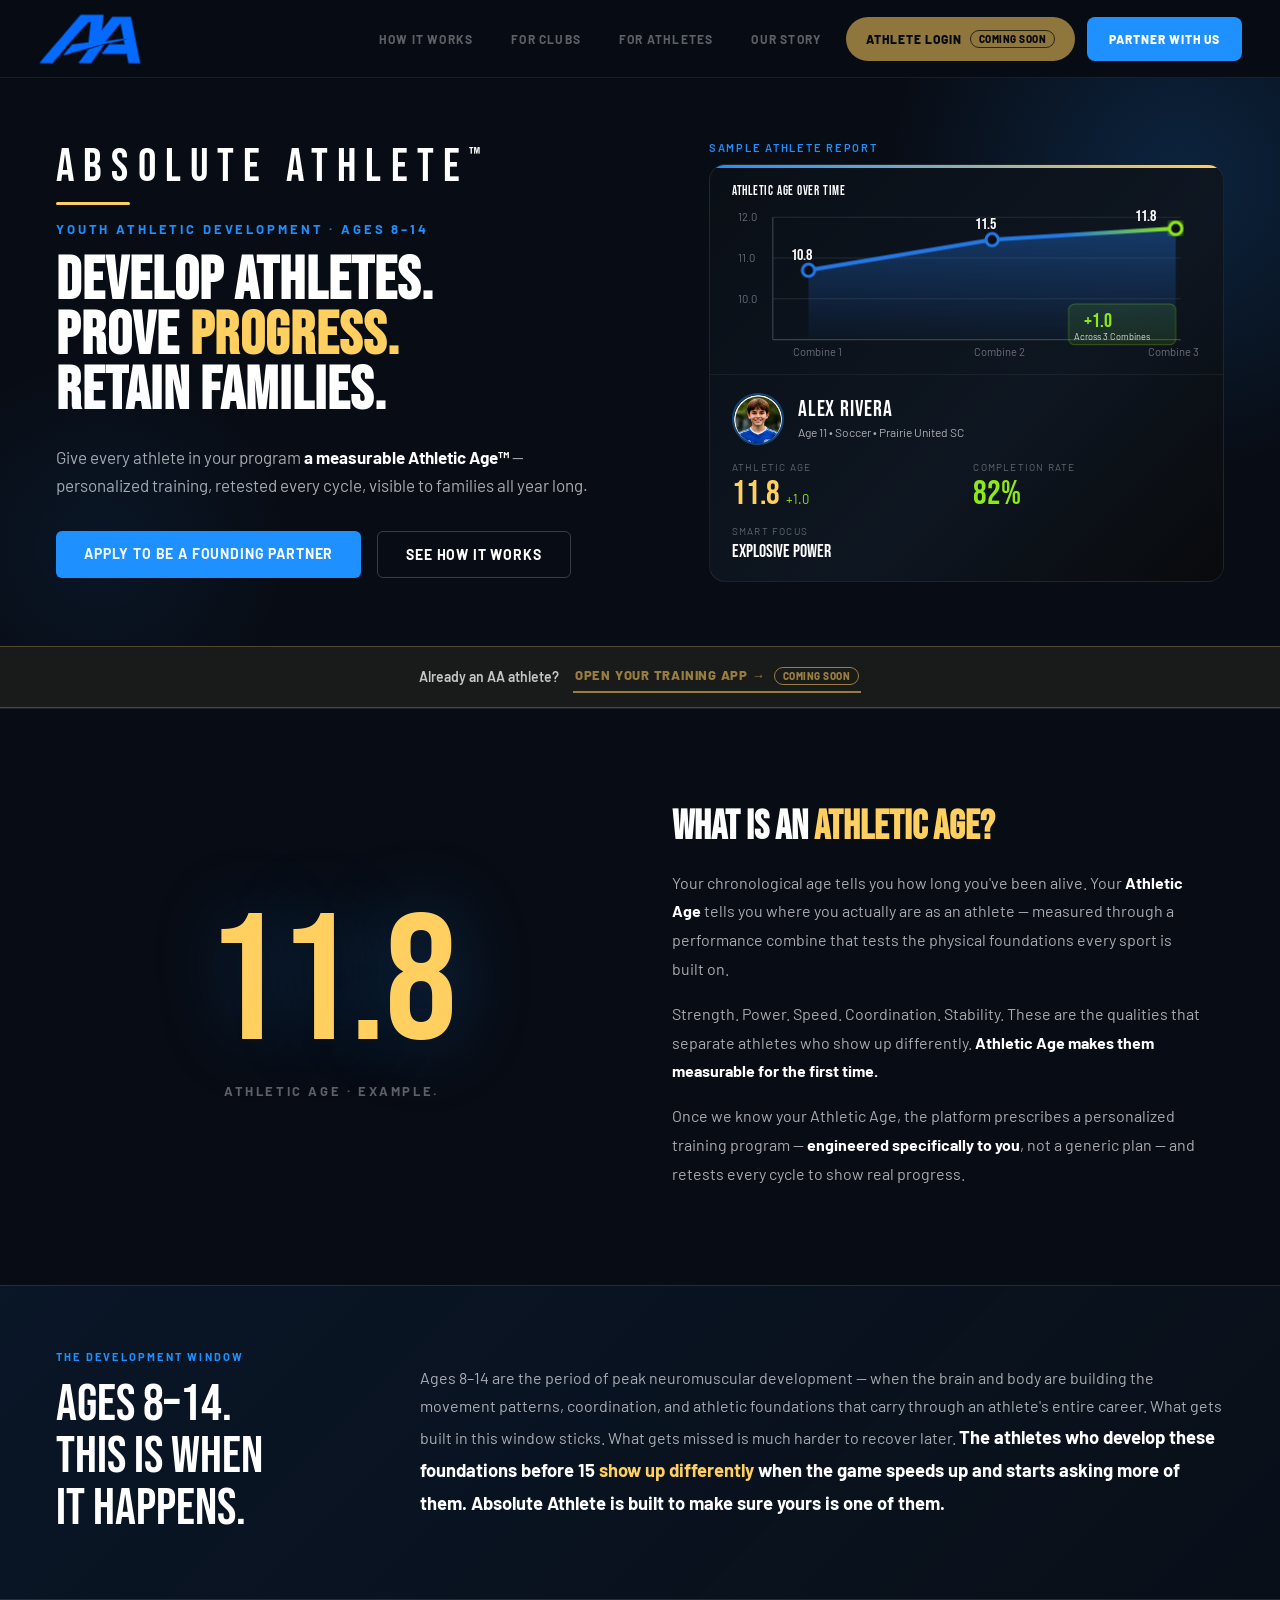
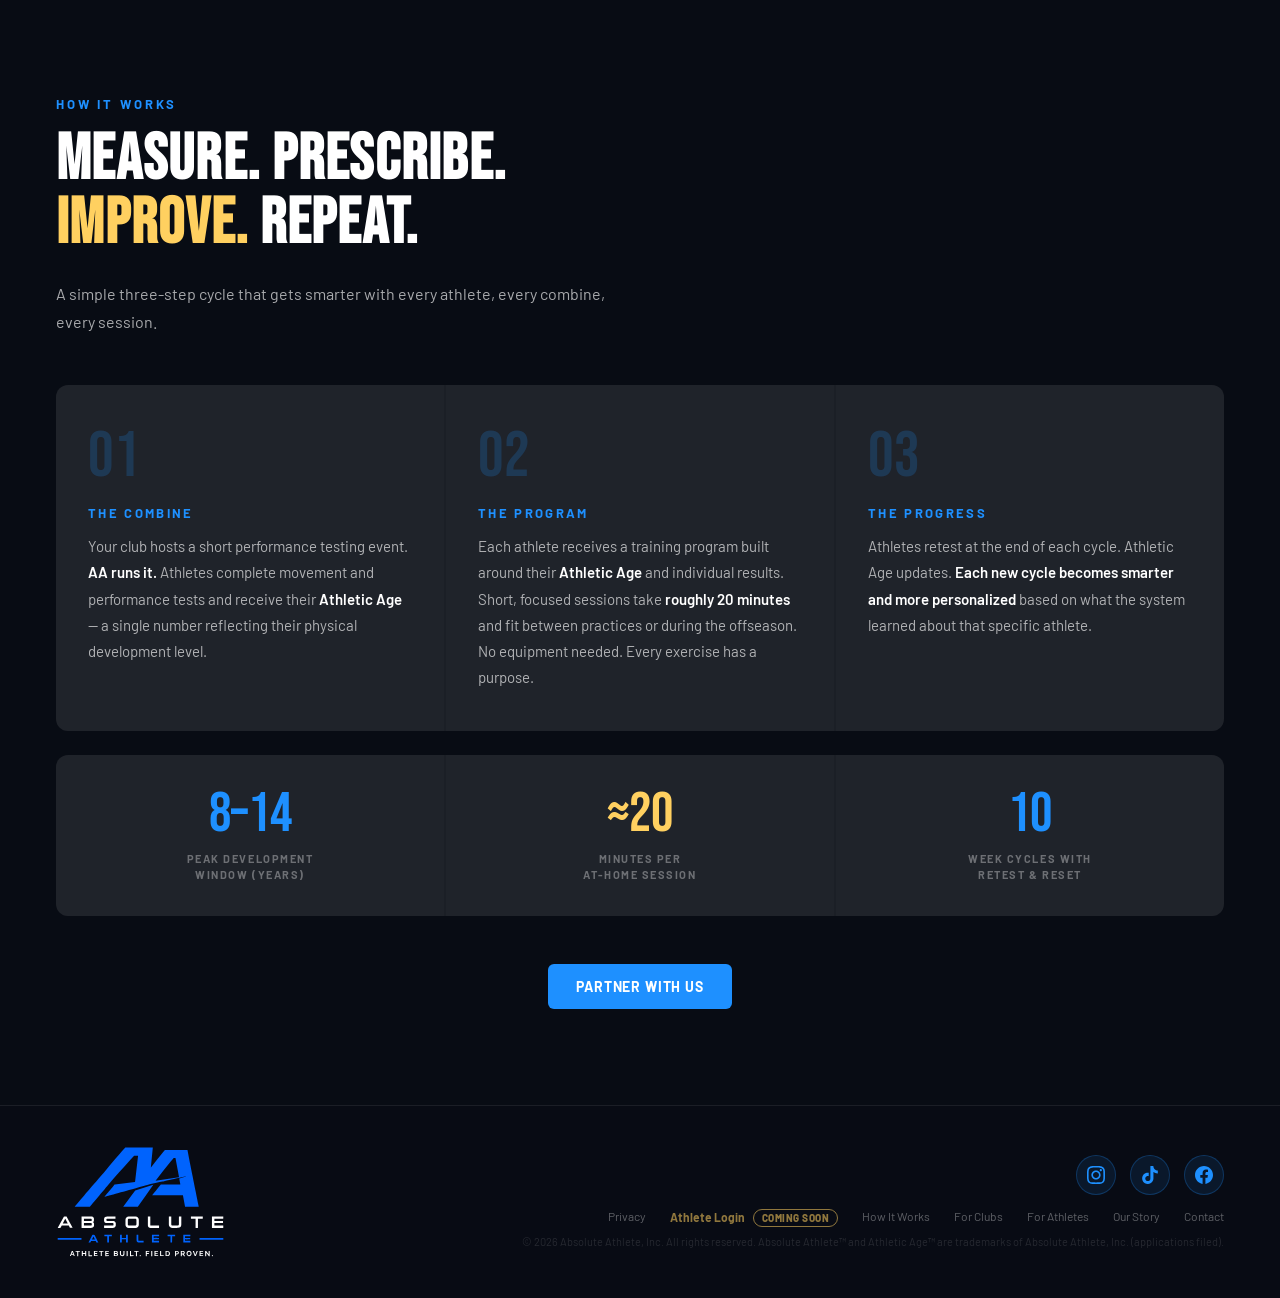
<file: index.html>
<!DOCTYPE html>
<html lang="en">
<head>
<meta charset="UTF-8">
<meta name="viewport" content="width=device-width, initial-scale=1.0, viewport-fit=cover">
<meta name="theme-color" content="#080c14">
<link rel="icon" type="image/svg+xml" href="favicon.svg">
<link rel="canonical" href="https://myabsoluteathlete.com/">
<meta property="og:type" content="website">
<meta property="og:site_name" content="Absolute Athlete">
<meta property="og:title" content="Absolute Athlete · Youth Athletic Development">
<meta property="og:description" content="Every athlete gets a measurable Athletic Age — personalized training, retested every cycle. Built by a sports chiropractor and his two D1 sons. Ages 8–14.">
<meta property="og:url" content="https://myabsoluteathlete.com/">
<meta property="og:image" content="https://myabsoluteathlete.com/og-image.png">
<meta property="og:image:width" content="1200">
<meta property="og:image:height" content="630">
<meta name="twitter:card" content="summary_large_image">
<meta name="twitter:image" content="https://myabsoluteathlete.com/og-image.png">
<meta name="twitter:title" content="Absolute Athlete · Youth Athletic Development">
<meta name="twitter:description" content="Every athlete gets a measurable Athletic Age — personalized training, retested every cycle. Ages 8–14.">
<title>Absolute Athlete · Youth Athletic Development</title>
<meta name="description" content="Absolute Athlete helps clubs measure Athletic Age, prescribe personalized training, and prove youth athlete progress every cycle.">
<link rel="preconnect" href="https://fonts.googleapis.com">
<link rel="preconnect" href="https://fonts.gstatic.com" crossorigin>
<link href="https://fonts.googleapis.com/css2?family=Bebas+Neue&family=Barlow:ital,wght@0,400;0,600;0,700;1,400&display=swap" rel="stylesheet">
<link rel="stylesheet" href="styles.css">
</head>
<body>

<!-- NAV -->
<nav role="navigation" aria-label="Primary navigation">
  <div class="nav-shell">
  <a class="nav-mark" href="#page-home" onclick="showPage('home'); return false;" aria-label="Go to home page">
    <img src="logo.svg" alt="Absolute Athlete" style="height:52px;width:auto;">
  </a>
  <div class="nav-links">
    <a class="nav-link" data-page="how-it-works" href="#page-how-it-works" onclick="showPage('how-it-works'); return false;">How It Works</a>
    <a class="nav-link" data-page="for-clubs" href="#page-for-clubs" onclick="showPage('for-clubs'); return false;">For Clubs</a>
    <a class="nav-link" data-page="for-athletes" href="#page-for-athletes" onclick="showPage('for-athletes'); return false;">For Athletes</a>
    <a class="nav-link" data-page="our-story" href="#page-our-story" onclick="showPage('our-story'); return false;">Our Story</a>
    <a class="nav-app app-soon" href="#" onclick="return false;" role="link" aria-disabled="true" tabindex="-1" title="Athlete app launching soon" aria-label="Absolute Athlete training app — coming soon">Athlete Login<span class="soon-badge">Coming Soon</span></a>
    <a class="nav-cta" href="#contact" onclick="showPage('for-clubs'); scrollToContact(); return false;">Partner With Us</a>
  </div>
  <button class="nav-page-pill" id="navPagePill" aria-label="Current page — open menu" onclick="aaMenu(true)">Home</button>
  <a class="nav-app nav-app-mobile app-soon" href="#" onclick="return false;" role="link" aria-disabled="true" tabindex="-1" title="Athlete app launching soon" aria-label="Absolute Athlete training app — coming soon">Athlete Login<span class="soon-badge">Coming Soon</span></a>
  <button class="nav-burger" aria-label="Open menu" aria-expanded="false" aria-controls="aaMnav" onclick="aaMenu(true)">
    <span></span><span></span><span></span>
  </button>
  </div>
</nav>

<div class="mnav" id="aaMnav" role="dialog" aria-modal="true" aria-label="Menu" aria-hidden="true">
  <div class="mnav-head">
    <span class="mnav-title">MENU</span>
    <button class="mnav-close" aria-label="Close menu" onclick="aaMenu(false)">&times;</button>
  </div>
  <button class="mnav-link" data-page="home" onclick="aaGo('home')">Home</button>
  <button class="mnav-link" data-page="how-it-works" onclick="aaGo('how-it-works')">How It Works</button>
  <button class="mnav-link" data-page="for-clubs" onclick="aaGo('for-clubs')">For Clubs</button>
  <button class="mnav-link" data-page="for-athletes" onclick="aaGo('for-athletes')">For Athletes</button>
  <button class="mnav-link" data-page="our-story" onclick="aaGo('our-story')">Our Story</button>
  <button class="mnav-link" onclick="aaGo('our-story'); scrollToSection('get-in-touch');">Contact</button>
  <a class="mnav-app app-soon" href="#" onclick="return false;" aria-disabled="true" tabindex="-1" title="Athlete app launching soon">Athlete Login<span class="soon-badge">Coming Soon</span></a>
  <button class="mnav-cta" onclick="aaGo('for-clubs'); scrollToContact();">Partner With Us</button>
  <div class="social-row mnav-social">
    <a class="social-link" href="#" aria-label="Absolute Athlete on Instagram" title="Instagram"><svg viewBox="0 0 24 24" xmlns="http://www.w3.org/2000/svg"><path d="M12 2.163c3.204 0 3.584.012 4.85.07 3.252.148 4.771 1.691 4.919 4.919.058 1.265.069 1.645.069 4.849 0 3.205-.012 3.584-.069 4.849-.149 3.225-1.664 4.771-4.919 4.919-1.266.058-1.644.07-4.85.07-3.204 0-3.584-.012-4.849-.07-3.26-.149-4.771-1.699-4.919-4.92-.058-1.265-.07-1.644-.07-4.849 0-3.204.013-3.583.07-4.849.149-3.227 1.664-4.771 4.919-4.919 1.266-.057 1.645-.069 4.849-.069zm0-2.163c-3.259 0-3.667.014-4.947.072-4.358.2-6.78 2.618-6.98 6.98-.059 1.281-.073 1.689-.073 4.948 0 3.259.014 3.668.072 4.948.2 4.358 2.618 6.78 6.98 6.98 1.281.058 1.689.072 4.948.072 3.259 0 3.668-.014 4.948-.072 4.354-.2 6.782-2.618 6.979-6.98.059-1.28.073-1.689.073-4.948 0-3.259-.014-3.667-.072-4.947-.196-4.354-2.617-6.78-6.979-6.98-1.281-.059-1.69-.073-4.949-.073zm0 5.838c-3.403 0-6.162 2.759-6.162 6.162s2.759 6.163 6.162 6.163 6.162-2.759 6.162-6.163c0-3.403-2.759-6.162-6.162-6.162zm0 10.162c-2.209 0-4-1.79-4-4 0-2.209 1.791-4 4-4s4 1.791 4 4c0 2.21-1.791 4-4 4zm6.406-11.845c-.796 0-1.441.645-1.441 1.44s.645 1.44 1.441 1.44c.795 0 1.439-.645 1.439-1.44s-.644-1.44-1.439-1.44z"/></svg></a>
    <a class="social-link" href="#" aria-label="Absolute Athlete on TikTok" title="TikTok"><svg viewBox="0 0 24 24" xmlns="http://www.w3.org/2000/svg"><path d="M12.525.02c1.31-.02 2.61-.01 3.91-.02.08 1.53.63 3.09 1.75 4.17 1.12 1.11 2.7 1.62 4.24 1.79v4.03c-1.44-.05-2.89-.35-4.2-.97-.57-.26-1.1-.59-1.62-.93-.01 2.92.01 5.84-.02 8.75-.08 1.4-.54 2.79-1.35 3.94-1.31 1.92-3.58 3.17-5.91 3.21-1.43.08-2.86-.31-4.08-1.03-2.02-1.19-3.44-3.37-3.65-5.71-.02-.5-.03-1-.01-1.49.18-1.9 1.12-3.72 2.58-4.96 1.66-1.44 3.98-2.13 6.15-1.72.02 1.48-.04 2.96-.04 4.44-.99-.32-2.15-.23-3.02.37-.63.41-1.11 1.04-1.36 1.75-.21.51-.15 1.07-.14 1.61.24 1.64 1.82 3.02 3.5 2.87 1.12-.01 2.19-.66 2.77-1.61.19-.33.4-.67.41-1.06.1-1.79.06-3.57.07-5.36.01-4.03-.01-8.05.02-12.07z"/></svg></a>
    <a class="social-link" href="#" aria-label="Absolute Athlete on Facebook" title="Facebook"><svg viewBox="0 0 24 24" xmlns="http://www.w3.org/2000/svg"><path d="M24 12.073c0-6.627-5.373-12-12-12s-12 5.373-12 12c0 5.99 4.388 10.954 10.125 11.854v-8.385H7.078v-3.47h3.047V9.43c0-3.007 1.792-4.669 4.533-4.669 1.312 0 2.686.235 2.686.235v2.953H15.83c-1.491 0-1.956.925-1.956 1.874v2.25h3.328l-.532 3.47h-2.796v8.385C19.612 23.027 24 18.062 24 12.073z"/></svg></a>
  </div>
</div>

<!-- ═══════════════ HOME PAGE ═══════════════ -->
<div class="page active" id="page-home">

  <!-- HERO -->
  <section class="hero">
    <div class="hero-glow-1"></div>
    <div class="hero-glow-2"></div>
    <div class="hero-inner">
    <div class="hero-left">
    <div class="hero-brand">ABSOLUTE ATHLETE<span style="font-size:.42em;vertical-align:top;letter-spacing:0;">&trade;</span></div>
    <div class="hero-eyebrow">Youth Athletic Development · Ages 8–14</div>
    <h1 class="hero-headline">
      <span class="hero-line">DEVELOP ATHLETES.</span>
      <span class="hero-line">PROVE <em>PROGRESS.</em></span>
      <span class="hero-line">RETAIN FAMILIES.</span>
    </h1>
    <p class="hero-sub">
      Give every athlete in your program <strong>a measurable Athletic Age&trade;</strong> — personalized training, retested every cycle, visible to families all year long.
    </p>
    <div class="hero-actions">
      <a class="btn-primary" href="#contact" onclick="showPage('for-clubs'); scrollToContact(); return false;">Apply to Be a Founding Partner</a>
      <a class="btn-secondary" href="#page-how-it-works" onclick="showPage('how-it-works'); return false;">See How It Works</a>
    </div>
    </div>

    <!-- ATHLETIC AGE PROOF VISUAL -->
    <div class="hero-right">
    <div style="text-align:left;font-size:11px;letter-spacing:.16em;text-transform:uppercase;color:var(--blue);font-weight:600;margin-bottom:10px;">Sample Athlete Report</div>
    <div class="aa-proof-visual" style="display:grid;grid-template-columns:1fr;gap:0;background:linear-gradient(135deg,#0a0f16 0%,#0e1621 60%,#090a0c 100%);border:1px solid rgba(255,255,255,.08);border-radius:16px;overflow:hidden;position:relative;max-width:560px;max-height:480px;justify-self:end;width:100%;">
      <div style="position:absolute;top:0;left:0;right:0;height:3px;background:linear-gradient(90deg,var(--blue),var(--gold));"></div>

      <!-- Chart -->
      <div style="padding:18px 22px 14px;border-bottom:1px solid rgba(255,255,255,.06);">
        <div style="font-family:'Bebas Neue',sans-serif;font-size:13px;letter-spacing:.06em;color:#fff;margin-bottom:8px;">ATHLETIC AGE OVER TIME</div>
        <svg viewBox="0 0 460 150" preserveAspectRatio="xMidYMid meet" style="width:100%;height:auto;display:block;">
          <defs>
            <linearGradient id="heroFill" x1="0" x2="0" y1="0" y2="1">
              <stop offset="0%" stop-color="#2478e4" stop-opacity="0.38"/>
              <stop offset="100%" stop-color="#2478e4" stop-opacity="0.04"/>
            </linearGradient>
            <linearGradient id="heroLine" x1="0" x2="1" y1="0" y2="0">
              <stop offset="0%" stop-color="#2478e4"/>
              <stop offset="70%" stop-color="#2478e4"/>
              <stop offset="100%" stop-color="#8eea16"/>
            </linearGradient>
            <filter id="heroGlow"><feGaussianBlur stdDeviation="3" result="blur"/><feMerge><feMergeNode in="blur"/><feMergeNode in="SourceGraphic"/></feMerge></filter>
          </defs>
          <line x1="40" y1="10" x2="440" y2="10" stroke="#242b35" stroke-width="1"/>
          <line x1="40" y1="50" x2="440" y2="50" stroke="#242b35" stroke-width="1"/>
          <line x1="40" y1="90" x2="440" y2="90" stroke="#242b35" stroke-width="1"/>
          <line x1="40" y1="130" x2="440" y2="130" stroke="#39414d" stroke-width="1.2"/>
          <line x1="40" y1="10" x2="40" y2="130" stroke="#39414d" stroke-width="1.2"/>
          <text x="6" y="14" fill="#6b6b7a" font-size="11">12.0</text>
          <text x="6" y="54" fill="#6b6b7a" font-size="11">11.0</text>
          <text x="6" y="94" fill="#6b6b7a" font-size="11">10.0</text>
          <path d="M75,62 L255,32 L435,21 L435,130 L75,130 Z" fill="url(#heroFill)" class="hero-chart-fill"/>
          <polyline points="75,62 255,32 435,21" fill="none" stroke="url(#heroLine)" stroke-width="4" stroke-linecap="round" stroke-linejoin="round" class="hero-chart-line"/>
          <circle cx="75" cy="62" r="6" fill="#0a0f16" stroke="#2478e4" stroke-width="3" class="hero-chart-dot" style="animation-delay:.2s;"/>
          <circle cx="255" cy="32" r="6" fill="#0a0f16" stroke="#2478e4" stroke-width="3" class="hero-chart-dot" style="animation-delay:1.7s;"/>
          <circle cx="435" cy="21" r="6" fill="#0a0f16" stroke="#8eea16" stroke-width="3" filter="url(#heroGlow)" class="hero-chart-dot" style="animation-delay:3.4s;"/>
          <text x="58" y="52" fill="#ffffff" font-size="16" font-family="Bebas Neue, sans-serif">10.8</text>
          <text x="238" y="22" fill="#ffffff" font-size="16" font-family="Bebas Neue, sans-serif">11.5</text>
          <text x="395" y="14" fill="#ffffff" font-size="16" font-family="Bebas Neue, sans-serif">11.8</text>
          <text x="60" y="146" fill="#6b6b7a" font-size="11">Combine 1</text>
          <text x="237" y="146" fill="#6b6b7a" font-size="11">Combine 2</text>
          <text x="408" y="146" fill="#6b6b7a" font-size="11">Combine 3</text>
          <rect x="330" y="95" rx="6" ry="6" width="105" height="40" fill="rgba(142,234,22,.1)" stroke="rgba(142,234,22,.3)" class="hero-badge-pulse"/>
          <text x="345" y="118" font-family="Bebas Neue, sans-serif" font-size="20" fill="#8eea16" class="hero-plusone">+1.0</text>
          <text x="335" y="130" font-size="9" fill="#d8dce4">Across 3 Combines</text>
        </svg>
      </div>

      <!-- Athlete card -->
      <div style="padding:18px 22px;">
        <div style="display:flex;align-items:center;gap:14px;margin-bottom:16px;">
          <img src="athlete-alex.png" alt="Alex Rivera" style="width:52px;height:52px;border-radius:50%;object-fit:cover;border:2px solid rgba(30,144,255,.4);">
          <div>
            <div style="font-family:'Bebas Neue',sans-serif;font-size:22px;letter-spacing:.04em;color:#fff;line-height:1;">ALEX RIVERA</div>
            <div style="font-size:12px;color:var(--mid);margin-top:4px;">Age 11 &bull; Soccer &bull; Prairie United SC</div>
          </div>
        </div>
        <div style="display:grid;grid-template-columns:1fr 1fr;gap:14px;">
          <div>
            <div style="font-size:10px;letter-spacing:.12em;text-transform:uppercase;color:var(--dim);margin-bottom:4px;">Athletic Age</div>
            <div style="display:flex;align-items:baseline;gap:6px;">
              <div id="statAthAge" style="font-family:'Bebas Neue',sans-serif;font-size:34px;color:var(--gold);line-height:1;">11.8</div>
              <div style="font-size:13px;color:#8eea16;">+1.0</div>
            </div>
          </div>
          <div>
            <div style="font-size:10px;letter-spacing:.12em;text-transform:uppercase;color:var(--dim);margin-bottom:4px;">Completion Rate</div>
            <div id="statCompletion" style="font-family:'Bebas Neue',sans-serif;font-size:34px;color:#8eea16;line-height:1;">82%</div>
          </div>
          <div style="grid-column:1 / -1;">
            <div style="font-size:10px;letter-spacing:.12em;text-transform:uppercase;color:var(--dim);margin-bottom:4px;">Smart Focus</div>
            <div style="font-family:'Bebas Neue',sans-serif;font-size:18px;color:#fff;line-height:1.2;">Explosive Power</div>
          </div>
        </div>
      </div>
    </div>
    </div>
    </div>
  </section>
<!-- ATHLETE APP STRIP -->
<div class="app-strip">
  <span class="app-strip-text">Already an AA athlete?</span>
  <a class="app-strip-btn app-soon" href="#" onclick="return false;" role="link" aria-disabled="true" tabindex="-1" title="Athlete app launching soon">Open Your Training App &rarr;<span class="soon-badge">Coming Soon</span></a>
</div>


  <!-- ATHLETIC AGE EXPLAINER -->
  <div class="aa-explainer">
    <div>
      <div class="aa-number" style="color:var(--gold);">11.8</div>
      <div class="aa-number-label">Athletic Age · Example.</div>
    </div>
    <div class="aa-right">
      <h3>What Is An <span style="color:var(--gold);">Athletic Age?</span></h3>
      <p>Your chronological age tells you how long you've been alive. Your <strong>Athletic Age</strong> tells you where you actually are as an athlete — measured through a performance combine that tests the physical foundations every sport is built on.</p>
      <p>Strength. Power. Speed. Coordination. Stability. These are the qualities that separate athletes who show up differently. <strong>Athletic Age makes them measurable for the first time.</strong></p>
      <p>Once we know your Athletic Age, the platform prescribes a personalized training program — <strong>engineered specifically to you</strong>, not a generic plan — and retests every cycle to show real progress.</p>
    </div>
  </div>

  <!-- WINDOW STRIP -->
  <div class="window-strip">
    <div>
      <div class="ws-label">The Development Window</div>
      <div class="ws-headline">AGES 8–14.<br>THIS IS WHEN<br>IT HAPPENS.</div>
    </div>
    <div class="ws-body">
      Ages 8–14 are the period of peak neuromuscular development — when the brain and body are building the movement patterns, coordination, and athletic foundations that carry through an athlete's entire career. What gets built in this window sticks. What gets missed is much harder to recover later. <span class="ws-kicker">The athletes who develop these foundations before 15 <em>show up differently</em> when the game speeds up and starts asking more of them. Absolute Athlete is built to make sure yours is one of them.</span>
    </div>
  </div>

  <!-- HOW IT WORKS PREVIEW -->
  <section class="section">
    <div class="section-eyebrow">How It Works</div>
    <h2 class="section-headline">MEASURE. PRESCRIBE.<br><span>IMPROVE.</span> REPEAT.</h2>
    <p class="section-body">A simple three-step cycle that gets smarter with every athlete, every combine, every session.</p>
    <div class="steps">
      <div class="step">
        <div class="step-num">01</div>
        <div class="step-title">The Combine</div>
        <div class="step-body">Your club hosts a short performance testing event. <strong>AA runs it.</strong> Athletes complete movement and performance tests and receive their <strong>Athletic Age</strong> — a single number reflecting their physical development level.</div>
      </div>
      <div class="step">
        <div class="step-num">02</div>
        <div class="step-title">The Program</div>
        <div class="step-body">Each athlete receives a training program built around their <strong>Athletic Age</strong> and individual results. Short, focused sessions take <strong>roughly 20 minutes</strong> and fit between practices or during the offseason. No equipment needed. Every exercise has a purpose.</div>
      </div>
      <div class="step">
        <div class="step-num">03</div>
        <div class="step-title">The Progress</div>
        <div class="step-body">Athletes retest at the end of each cycle. Athletic Age updates. <strong>Each new cycle becomes smarter and more personalized</strong> based on what the system learned about that specific athlete.</div>
      </div>
    </div>
    <div class="stats">
      <div class="stat"><div class="stat-num">8–14</div><div class="stat-label">Peak Development<br>Window (Years)</div></div>
      <div class="stat"><div class="stat-num" style="color:var(--gold);">&asymp;20</div><div class="stat-label">Minutes Per<br>At-Home Session</div></div>
      <div class="stat"><div class="stat-num">10</div><div class="stat-label">Week Cycles With<br>Retest &amp; Reset</div></div>
    </div>
    <div style="margin-top:48px;text-align:center;">
      <a class="btn-primary" href="#contact" onclick="showPage('for-clubs'); scrollToContact(); return false;">Partner With Us</a>
    </div>
  </section>

</div>

<!-- ═══════════════ HOW IT WORKS PAGE ═══════════════ -->
<div class="page" id="page-how-it-works">
  <section class="section" style="padding-top:120px;">
    <div class="section-eyebrow">How It Works</div>
    <h2 class="section-headline" style="font-size:clamp(48px,7vw,88px);max-width:1000px;">THE FULL CYCLE.<br>FROM <span style="color:var(--gold);">COMBINE</span> TO PROGRESS.</h2>
    <p class="section-body" style="font-size:18px;max-width:760px;">Every athlete goes through the same three-step cycle. The difference is what happens inside each step — because every prescription is built specifically for that athlete, based on their Athletic Age&trade; and foundation results.</p>
    <div class="steps" style="margin-top:48px;">
      <div class="step">
        <div class="step-num">01</div>
        <div class="step-title">The Combine</div>
        <div class="step-body">Your club hosts a short performance testing event. <strong>AA runs it.</strong> Athletes complete a series of movement and performance tests and receive their <strong>Athletic Age</strong> — a single number reflecting their physical development level. Results push to the athlete's personal device.</div>
        <div class="step-quote">Led by college and high school athletes who were exactly where these kids are — the combine doesn't feel like a test. It feels like the best hour of their week.</div>
      </div>
      <div class="step">
        <div class="step-num">02</div>
        <div class="step-title">The Program</div>
        <div class="step-body">Each athlete receives a training program built around their <strong>Athletic Age</strong> and individual results. Short, focused sessions take <strong>roughly 20 minutes</strong> and fit between practices or during the offseason. No equipment needed. Every exercise has a purpose.</div>
      </div>
      <div class="step">
        <div class="step-num">03</div>
        <div class="step-title">The Progress</div>
        <div class="step-body">Athletes retest at the end of the cycle. Athletic Age updates. <strong>Each new cycle becomes smarter and more personalized</strong> based on what the system learned about that specific athlete. The program never repeats — it evolves.</div>
      </div>
    </div>
    <div class="stats" style="margin-top:24px;">
      <div class="stat"><div class="stat-num">8–14</div><div class="stat-label">Peak Development<br>Window (Years)</div></div>
      <div class="stat"><div class="stat-num" style="color:var(--gold);">&asymp;20</div><div class="stat-label">Minutes Per<br>At-Home Session</div></div>
      <div class="stat"><div class="stat-num">10</div><div class="stat-label">Week Cycles With<br>Retest &amp; Reset</div></div>
    </div>
  </section>

  <!-- WINDOW STRIP -->
  <div class="window-strip">
    <div>
      <div class="ws-label">The Development Window</div>
      <div class="ws-headline">AGES 8–14.<br>THIS IS WHEN<br>IT HAPPENS.</div>
    </div>
    <div class="ws-body">
      Ages 8–14 are the period of peak neuromuscular development — when the brain and body are building the movement patterns, coordination, and athletic foundations that carry through an athlete's entire career. What gets built in this window sticks. What gets missed is much harder to recover later. <span class="ws-kicker">The athletes who develop these foundations before 15 <em>show up differently</em> when the game speeds up and starts asking more of them. Absolute Athlete is built to make sure yours is one of them.</span>
    </div>
  </div>

  <section class="section" style="text-align:center;">
    <div class="section-eyebrow">Ready to Start</div>
    <h2 class="section-headline">GET YOUR ATHLETES<br>THEIR <span style="color:var(--gold);">ATHLETIC AGE<span style="font-size:.42em;vertical-align:top;letter-spacing:0;">&trade;</span>.</span></h2>
    <p class="section-body" style="margin:0 auto 40px;">AA is club-distributed. Talk to your club director about bringing Absolute Athlete&trade; to your program, or reach out directly.</p>
    <a class="btn-primary" href="#contact" onclick="showPage('for-clubs'); scrollToContact(); return false;">Bring AA To Your Club</a>
  </section>
</div>

<!-- ═══════════════ FOR CLUBS PAGE ═══════════════ -->
<div class="page" id="page-for-clubs">

  <section class="club-section section">
    <div class="section-eyebrow">For Club Directors</div>
    <h2 class="section-headline" style="font-size:clamp(52px,7vw,88px);">EVERY CLUB DEVELOPS PLAYERS.<br>NOW DEVELOP <span style="color:var(--gold);">ATHLETES.</span></h2>
    <p class="section-body">Every club shows families how their child is developing as a player. With Absolute Athlete&trade;, your club can now show how they're developing as an <strong>athlete</strong> — with a real number, personalized training, and progress retested every cycle.</p>


    <!-- TAKES YOUR CLUB HOME SECTION -->
    <div style="margin:56px 0;padding:72px 64px;background:linear-gradient(135deg,rgba(8,12,20,1) 0%,rgba(15,21,32,1) 100%);border:1px solid var(--blue-border);border-radius:16px;position:relative;overflow:hidden;">
      <div style="font-size:13px;font-weight:700;letter-spacing:.22em;text-transform:uppercase;color:var(--blue);margin-bottom:24px;">A New Kind of Club Presence</div>
      <h3 style="font-family:'Bebas Neue',sans-serif;font-size:clamp(40px,5vw,72px);line-height:1;color:#fff;margin-bottom:32px;max-width:800px;">YOUR CLUB USED TO LIVE AT THE FIELD.<br>NOW IT LIVES IN <span style="color:var(--gold);">THEIR HOME.</span></h3>
      <div style="display:grid;grid-template-columns:1fr 1fr;gap:48px;max-width:900px;">
        <p style="font-size:16px;line-height:1.8;color:var(--mid);">Every home session becomes another touchpoint with your club — a quiet moment in the basement or driveway where <strong style="color:#fff;">your program is still helping them grow.</strong></p>
        <p style="font-size:16px;line-height:1.8;color:var(--mid);">When families can see progress between seasons, they have a clearer reason to renew, refer, and stay connected to your program year-round.</p>
      </div>
    </div>

    <div class="development-contrast">
      <div class="contrast-card">
        <div class="contrast-kicker">What clubs already do</div>
        <div class="contrast-title">Player Development</div>
        <div class="contrast-body">Coaching, team placement, game performance, positional growth, tactical understanding, and competitive experience.</div>
      </div>
      <div class="contrast-card highlight">
        <div class="contrast-kicker">What AA adds</div>
        <div class="contrast-title"><span>Athletic</span> Development</div>
        <div class="contrast-body"><strong>Strength. Movement. Balance. Coordination. Power.</strong> The athletic foundation underneath the player — measured, trained, and retested each cycle. The kind of development that builds real confidence — and holds up under the demands of competition.</div>
        <div class="contrast-metric"><span class="contrast-dot"></span> Athletic Age&trade; Score</div>
      </div>
    </div>

    <div class="club-grid">
      <div>
        <div class="club-value-intro">
          <div class="section-eyebrow" style="margin-bottom:12px;">Built for the club director</div>
          <h3 class="club-value-title">MORE VALUE FOR FAMILIES.<br><span>NO EXTRA LOAD</span> ON COACHES.</h3>
          <p class="club-value-sub">Absolute Athlete gives your club an entirely new layer of athletic development families can see between seasons, tryouts, and practices — without asking your coaches to run another program.</p>
        </div>

        <div class="club-value-grid">
          <div class="club-value-card feature">
            <div class="club-card-icon">01</div>
            <div class="club-card-title"><span>Zero Coach Workload</span></div>
            <div class="club-card-copy">AA runs the combine. The platform delivers the training. Your coaches keep coaching.</div>
          </div>
          <div class="club-value-card">
            <div class="club-card-icon">02</div>
            <div class="club-card-title">Prove Progress to Families</div>
            <div class="club-card-copy">Athletic Age gives parents a clear number they can understand at the end of each cycle.</div>
          </div>
          <div class="club-value-card">
            <div class="club-card-icon">03</div>
            <div class="club-card-title">Built-In Retention</div>
            <div class="club-card-copy">Athletes with trained landing, stopping, and change-of-direction mechanics miss fewer practices and fewer games. We've brought sports physical therapists into our exercise design to look specifically at youth knee injury patterns. Athletes who stay on the field stay in your program.</div>
          </div>
          <div class="club-value-card">
            <div class="club-card-icon">04</div>
            <div class="club-card-title">Director Visibility</div>
            <div class="club-card-copy">Track participation and engagement across your program without chasing spreadsheets.</div>
          </div>
        </div>

        <div class="club-proof-strip" aria-label="Club pilot highlights">
          <div class="club-proof-item">
            <div class="club-proof-num">45–60</div>
            <div class="club-proof-label">Minute Combine Window</div>
          </div>
          <div class="club-proof-item">
            <div class="club-proof-num">0</div>
            <div class="club-proof-label">Extra Coach Workload</div>
          </div>
          <div class="club-proof-item">
            <div class="club-proof-num">10</div>
            <div class="club-proof-label">Week Training Cycle</div>
          </div>
        </div>

        <div class="club-pilot-card">
          <div class="club-pilot-label">What onboarding actually looks like</div>
          <div class="club-pilot-title">LIVE IN THREE SIMPLE STEPS.</div>
          <div class="club-pilot-grid">
            <div class="club-pilot-step">
              <div class="club-pilot-week">Step 1</div>
              <h4>Parents get the message.</h4>
              <p>Your club emails every family the steps to get their athlete onboarded. Once that’s done, they’re ready for combine day.</p>
            </div>
            <div class="club-pilot-step">
              <div class="club-pilot-week">Step 2</div>
              <h4>Combine day happens.</h4>
              <p>We run the combine at your facility and handle the setup.</p>
            </div>
            <div class="club-pilot-step">
              <div class="club-pilot-week">Step 3</div>
              <h4>Athletes begin.</h4>
              <p>Training starts at home. Coaches do nothing differently.</p>
            </div>
          </div>
        </div>

        <div class="club-positioning-callout">
          <strong>AA DOES NOT <span>REPLACE</span> YOUR COACHES.</strong>
          <div>
            <p>It gives families measurable physical development between practices, seasons, and tryouts — a new category of value sitting alongside everything your club already provides.</p>
            <p style="margin-top:14px;">AA is designed to run between seasons and alongside them, building the physical foundation during windows when club training is lighter so athletes arrive measurably more developed than the year before.</p>
          </div>
        </div>
      </div>

      <div class="contact-box" id="contact">
        <div class="contact-box-title">FOUNDING CLUB PARTNER</div>
        <div class="contact-box-sub">We are accepting a limited number of founding club partners for our fall 2026 pilot. Founding partners shape the product, lock in founding-partner pricing for the life of the partnership, and establish AA in their market first.</div>
        <form id="partnerForm" class="contact-form" action="https://formspree.io/f/xgobvnzo" method="POST" onsubmit="handleSubmit(event)" novalidate>
          <div class="form-group"><input type="text" name="name" class="form-input" placeholder="Your name" autocomplete="name" required aria-label="Your name"></div>
          <div class="form-group"><input type="text" name="club" class="form-input" placeholder="Club name" autocomplete="organization" aria-label="Club name"></div>
          <div class="form-group"><input type="email" name="email" class="form-input" placeholder="Email address" autocomplete="email" required aria-label="Email address"></div>
          <div class="form-group"><textarea name="message" class="form-input" placeholder="Tell us about your club — sport, age groups, approximate number of athletes" aria-label="Message"></textarea></div>
          <button class="form-submit" type="submit">Send Inquiry</button>
          <div class="form-note" id="formStatus" role="status" aria-live="polite">Or email us directly at <a href="mailto:info@myabsoluteathlete.com">info@myabsoluteathlete.com</a></div>
        </form>
      </div>
    </div>
  </section>
</div>

<!-- ═══════════════ FOR ATHLETES PAGE ═══════════════ -->
<div class="page" id="page-for-athletes">

  <!-- HERO -->
  <section class="hero" style="min-height:70vh;justify-content:flex-start;">
    <div class="hero-glow-1"></div>
    <div class="hero-glow-2"></div>
    <div style="max-width:1100px;">
    <div class="hero-eyebrow">For Athletes · Ages 8–14</div>
    <h1 class="hero-headline" style="font-size:clamp(52px,6.5vw,92px);">YOU HAVE AN AGE.<br>NOW YOU HAVE AN <span style="color:var(--gold);">ATHLETIC AGE<span style="font-size:.42em;vertical-align:top;letter-spacing:0;">&trade;</span>.</span></h1>
    <p class="hero-sub">A single number that tells you exactly where you are as an athlete — and exactly what to train to get better. Measured at the combine. Updated every cycle. Yours.</p>
    </div>
  </section>

  <!-- ATHLETIC AGE DASHBOARD -->
  <div style="padding:0 56px 40px;">
    <div class="section-eyebrow">Your Athletic Age</div>
    <h2 class="section-headline">ONE NUMBER.<br>EVERYTHING <span style="color:var(--blue);">IT MEANS.</span></h2>
    <p class="section-body" style="margin-bottom:16px;">Your Athletic Age&trade; comes from a combine — a short battery of performance tests that measures the physical foundations every sport is built on. Strength. Power. Speed. Coordination. Stability.</p>
    <p class="section-body">If your Athletic Age is <strong style="color:#fff;">ahead of your real age</strong> — you're building something. If it's behind, now you know exactly what to work on. Every 10-week cycle ends with a retest, and you can watch your number climb.</p>
    <p class="section-body" style="margin-top:16px;">A well-trained foundation doesn't just show up as a better score — it shows up as <strong style="color:#fff;">a body that can hold up</strong> under everything the game asks of it.</p>
  </div>

  <!-- DASHBOARD MOCKUP -->
  <div style="padding:0 56px 96px;">
    <div style="font-size:11px;letter-spacing:.16em;text-transform:uppercase;color:var(--blue);font-weight:600;margin-bottom:10px;">Sample Athlete Report &middot; Example Data</div>
    <div style="background:#111418;border:1px solid rgba(255,255,255,.08);border-radius:16px;overflow:hidden;">

      <!-- Athlete header -->
      <div style="background:linear-gradient(135deg,#0a0f16 0%,#0e1621 52%,#090a0c 100%);padding:24px 32px;display:flex;align-items:center;justify-content:space-between;flex-wrap:wrap;gap:20px;border-bottom:1px solid rgba(255,255,255,.06);">
        <div style="display:flex;align-items:center;gap:18px;">
          <img src="athlete-alex.png" alt="Alex Rivera" style="width:64px;height:64px;border-radius:50%;object-fit:cover;border:2px solid rgba(30,144,255,.4);">
          <div>
            <div style="font-family:'Bebas Neue',sans-serif;font-size:32px;letter-spacing:.06em;color:#fff;line-height:1;">ALEX RIVERA</div>
            <div style="font-size:13px;color:var(--mid);margin-top:6px;">Age 11 &bull; Soccer &bull; Prairie United SC</div>
          </div>
        </div>
        <div style="display:flex;align-items:center;gap:24px;flex-wrap:wrap;">
          <div style="border:1px solid rgba(142,234,22,.4);border-radius:8px;padding:10px 18px;display:flex;align-items:center;gap:10px;">
            <span style="font-size:20px;color:#8eea16;">↗</span>
            <div>
              <div style="font-size:13px;font-weight:700;color:#8eea16;">BUILDING STRONGLY</div>
              <div style="font-size:11px;color:var(--dim);">Ahead of development pace</div>
            </div>
          </div>
          <div style="text-align:right;">
            <div style="font-size:11px;color:var(--dim);text-transform:uppercase;letter-spacing:.1em;">At-Home Consistency</div>
            <div style="font-family:'Bebas Neue',sans-serif;font-size:28px;color:#8eea16;line-height:1;">82%</div>
          </div>
        </div>
      </div>

      <!-- Combine row -->
      <div style="display:grid;grid-template-columns:repeat(4,1fr);gap:0;padding:24px 32px;border-bottom:1px solid rgba(255,255,255,.06);">
        <div>
          <div style="font-family:'Bebas Neue',sans-serif;font-size:18px;color:var(--dim);letter-spacing:.06em;">COMBINE 1</div>
          <div style="font-size:11px;color:var(--dim);margin:4px 0 12px;">May 12, 2026</div>
          <div style="font-family:'Bebas Neue',sans-serif;font-size:48px;color:#fff;line-height:1;">10.8</div>
          <div style="font-size:11px;color:var(--dim);margin-top:4px;">Athletic Age</div>
        </div>
        <div>
          <div style="font-family:'Bebas Neue',sans-serif;font-size:18px;color:var(--blue);letter-spacing:.06em;">COMBINE 2</div>
          <div style="font-size:11px;color:var(--dim);margin:4px 0 12px;">Aug 18, 2026</div>
          <div style="display:flex;align-items:flex-end;gap:16px;">
            <div style="font-family:'Bebas Neue',sans-serif;font-size:48px;color:var(--blue);line-height:1;">11.5</div>
            <div>
              <div style="font-family:'Bebas Neue',sans-serif;font-size:22px;color:#8eea16;line-height:1;">+0.7</div>
              <div style="font-size:11px;color:#8eea16;">+6.5%</div>
            </div>
          </div>
        </div>
        <div style="border:1px solid rgba(142,234,22,.5);border-radius:10px;padding:12px 16px;background:rgba(142,234,22,.03);">
          <div style="font-family:'Bebas Neue',sans-serif;font-size:18px;color:#8eea16;letter-spacing:.06em;">COMBINE 3</div>
          <div style="font-size:11px;color:var(--dim);margin:4px 0 12px;">Nov 24, 2026</div>
          <div style="display:flex;align-items:flex-end;gap:16px;">
            <div style="font-family:'Bebas Neue',sans-serif;font-size:48px;color:#8eea16;line-height:1;">11.8</div>
            <div>
              <div style="font-family:'Bebas Neue',sans-serif;font-size:22px;color:#8eea16;line-height:1;">+0.3</div>
              <div style="font-size:11px;color:#8eea16;">+2.6%</div>
            </div>
          </div>
        </div>
        <div style="text-align:center;">
          <div style="font-family:'Bebas Neue',sans-serif;font-size:18px;color:var(--dim);letter-spacing:.06em;">NEXT COMBINE</div>
          <div style="font-size:11px;color:var(--dim);margin:4px 0 16px;">Feb 2027</div>
          <div style="width:48px;height:48px;border:1px solid rgba(255,255,255,.15);border-radius:8px;margin:0 auto;display:flex;align-items:center;justify-content:center;color:var(--dim);font-size:20px;">▣</div>
        </div>
      </div>

      <!-- Chart + Foundation table -->
      <div style="display:grid;grid-template-columns:1fr 1fr;gap:0;">
        <div style="padding:24px 32px;border-right:1px solid rgba(255,255,255,.06);border-bottom:1px solid rgba(255,255,255,.06);">
          <div style="font-family:'Bebas Neue',sans-serif;font-size:18px;letter-spacing:.06em;color:#fff;margin-bottom:16px;">LEVEL-UP PATH &middot; ATHLETIC AGE</div>
          <svg viewBox="0 0 760 280" preserveAspectRatio="xMidYMid meet" style="width:100%;height:auto;">
            <defs>
              <linearGradient id="aaFill2" x1="0" x2="0" y1="0" y2="1">
                <stop offset="0%" stop-color="#2478e4" stop-opacity="0.38"/>
                <stop offset="100%" stop-color="#2478e4" stop-opacity="0.04"/>
              </linearGradient>
              <linearGradient id="aaLine2" x1="0" x2="1" y1="0" y2="0">
                <stop offset="0%" stop-color="#2478e4"/>
                <stop offset="70%" stop-color="#2478e4"/>
                <stop offset="100%" stop-color="#8eea16"/>
              </linearGradient>
              <filter id="glow2"><feGaussianBlur stdDeviation="4" result="blur"/><feMerge><feMergeNode in="blur"/><feMergeNode in="SourceGraphic"/></feMerge></filter>
            </defs>
            <line x1="55" y1="25" x2="725" y2="25" stroke="#242b35" stroke-width="1"/>
            <line x1="55" y1="92" x2="725" y2="92" stroke="#242b35" stroke-width="1"/>
            <line x1="55" y1="159" x2="725" y2="159" stroke="#242b35" stroke-width="1"/>
            <line x1="55" y1="226" x2="725" y2="226" stroke="#39414d" stroke-width="1.2"/>
            <line x1="55" y1="25" x2="55" y2="226" stroke="#39414d" stroke-width="1.2"/>
            <text x="12" y="30" fill="#6b6b7a" font-size="13">12.0</text>
            <text x="12" y="97" fill="#6b6b7a" font-size="13">11.0</text>
            <text x="12" y="164" fill="#6b6b7a" font-size="13">10.0</text>
            <text x="12" y="231" fill="#6b6b7a" font-size="13">9.0</text>
            <path d="M120,105 L392,59 L665,39 L665,226 L120,226 Z" fill="url(#aaFill2)"/>
            <polyline points="120,105 392,59 665,39" fill="none" stroke="url(#aaLine2)" stroke-width="5" stroke-linecap="round" stroke-linejoin="round"/>
            <circle cx="120" cy="105" r="8" fill="#111418" stroke="#2478e4" stroke-width="4"/>
            <circle cx="392" cy="59" r="8" fill="#111418" stroke="#2478e4" stroke-width="4"/>
            <circle cx="665" cy="39" r="8" fill="#111418" stroke="#8eea16" stroke-width="4" filter="url(#glow2)"/>
            <text x="92" y="88" fill="#ffffff" font-size="22" font-family="Bebas Neue, sans-serif">10.8</text>
            <text x="368" y="41" fill="#ffffff" font-size="22" font-family="Bebas Neue, sans-serif">11.5</text>
            <text x="644" y="22" fill="#ffffff" font-size="22" font-family="Bebas Neue, sans-serif">11.8</text>
            <text x="90" y="252" fill="#6b6b7a" font-size="13">Combine 1</text>
            <text x="374" y="252" fill="#6b6b7a" font-size="13">Combine 2</text>
            <text x="642" y="252" fill="#6b6b7a" font-size="13">Combine 3</text>
            <rect x="575" y="78" rx="7" ry="7" width="130" height="58" fill="rgba(142,234,22,.1)" stroke="rgba(142,234,22,.3)"/>
            <text x="610" y="106" font-family="Bebas Neue, sans-serif" font-size="30" fill="#8eea16" class="hero-plusone">+1.0</text>
            <text x="596" y="126" font-size="12" fill="#d8dce4">Across 3 Combines</text>
          </svg>
        </div>
        <div style="padding:24px 32px;border-bottom:1px solid rgba(255,255,255,.06);">
          <div style="font-family:'Bebas Neue',sans-serif;font-size:18px;letter-spacing:.06em;color:#fff;margin-bottom:16px;">ATHLETE MAP &middot; STRENGTHS + FOCUS</div>
          <table style="width:100%;border-collapse:collapse;font-size:14px;">
            <thead>
              <tr style="color:var(--dim);font-size:11px;letter-spacing:.08em;text-transform:uppercase;">
                <th style="text-align:left;padding-bottom:12px;font-weight:700;">Area</th>
                <th style="text-align:center;padding-bottom:12px;font-weight:700;">C1</th>
                <th style="text-align:center;padding-bottom:12px;font-weight:700;color:var(--blue);">C2</th>
                <th style="text-align:center;padding-bottom:12px;font-weight:700;color:#8eea16;">C3</th>
                <th style="text-align:right;padding-bottom:12px;font-weight:700;color:#8eea16;">Change</th>
              </tr>
            </thead>
            <tbody style="color:#fff;">
              <tr style="border-top:1px solid rgba(255,255,255,.06);"><td style="padding:10px 0;">Explosive Power</td><td style="text-align:center;color:var(--dim);">66</td><td style="text-align:center;color:var(--blue);font-weight:700;">77</td><td style="text-align:center;color:#8eea16;font-weight:700;">83</td><td style="text-align:right;color:#8eea16;">+17 ↑</td></tr>
              <tr style="border-top:1px solid rgba(255,255,255,.06);"><td style="padding:10px 0;">Speed &amp; Agility</td><td style="text-align:center;color:var(--dim);">65</td><td style="text-align:center;color:var(--blue);font-weight:700;">74</td><td style="text-align:center;color:#8eea16;font-weight:700;">80</td><td style="text-align:right;color:#8eea16;">+15 ↑</td></tr>
              <tr style="border-top:1px solid rgba(255,255,255,.06);"><td style="padding:10px 0;">Control &amp; Deceleration</td><td style="text-align:center;color:var(--dim);">69</td><td style="text-align:center;color:var(--blue);font-weight:700;">77</td><td style="text-align:center;color:#8eea16;font-weight:700;">82</td><td style="text-align:right;color:#8eea16;">+13 ↑</td></tr>
              <tr style="border-top:1px solid rgba(255,255,255,.06);"><td style="padding:10px 0;">Core Stability</td><td style="text-align:center;color:var(--dim);">64</td><td style="text-align:center;color:var(--blue);font-weight:700;">72</td><td style="text-align:center;color:#8eea16;font-weight:700;">79</td><td style="text-align:right;color:#8eea16;">+15 ↑</td></tr>
            </tbody>
          </table>
        </div>
      </div>

      <!-- What changed / Next focus -->
      <div style="display:grid;grid-template-columns:1fr 1fr;gap:0;">
        <div style="padding:24px 32px;border-right:1px solid rgba(255,255,255,.06);display:flex;gap:16px;">
          <div style="width:40px;height:40px;border-radius:50%;border:1px solid rgba(142,234,22,.4);display:flex;align-items:center;justify-content:center;color:#8eea16;font-size:18px;flex-shrink:0;">↗</div>
          <div>
            <div style="font-family:'Bebas Neue',sans-serif;font-size:16px;letter-spacing:.08em;color:#8eea16;margin-bottom:6px;">BIGGEST WIN</div>
            <div style="font-size:13px;line-height:1.7;color:var(--mid);">Alex improved most in <strong style="color:#fff;">Explosive Power (+17)</strong> and <strong style="color:#fff;">Speed &amp; Agility (+15)</strong>, building a stronger base for speed, acceleration, and overall athletic performance.</div>
          </div>
        </div>
        <div style="padding:24px 32px;display:flex;gap:16px;">
          <div style="width:40px;height:40px;border-radius:50%;border:1px solid var(--blue-border);display:flex;align-items:center;justify-content:center;color:var(--blue);font-size:18px;flex-shrink:0;">◎</div>
          <div>
            <div style="font-family:'Bebas Neue',sans-serif;font-size:16px;letter-spacing:.08em;color:var(--blue);margin-bottom:6px;">YOUR NEXT JUMP</div>
            <div style="font-size:13px;line-height:1.7;color:var(--mid);">Continue building Explosive Power while advancing Control &amp; Deceleration and Core Stability. This will help Alex move even more efficiently on the field.</div>
          </div>
        </div>
      </div>

    </div>
  </div>

  <!-- INJURY RESILIENCE -->
  <section class="section" style="border-top:1px solid var(--rule);">
    <h2 class="section-headline">BUILT TO HELP THEM <span style="color:var(--gold);">HOLD UP.</span></h2>
    <p class="section-body" style="margin-bottom:20px;">Most youth injuries aren't bad luck — they're bodies that were never taught to land, stop, and change direction before the game demanded it at full speed.</p>
    <p class="section-body" style="margin-bottom:20px;">That's what AA trains. The same foundations that cut youth sports injuries 40&ndash;70% in peer-reviewed trials — built into every session.</p>
    <p class="section-body">We can't promise your athlete never gets hurt. Nobody honest can. But we can train the foundation that helps them hold up.</p>
  </section>

  <section class="section" style="text-align:center;">
    <div class="section-eyebrow">Get Started</div>
    <h2 class="section-headline">FIND OUT YOUR<br><span style="color:var(--gold);">ATHLETIC AGE.</span></h2>
    <p class="section-body" style="margin:0 auto 40px;">AA is available through your club. Talk to your club director about bringing Absolute Athlete&trade; to your program.</p>
    <a class="btn-primary" href="#contact" onclick="showPage('for-clubs'); scrollToContact(); return false;">Ask My Club to Partner</a>
  </section>

</div>

<!-- ═══════════════ OUR STORY PAGE ═══════════════ -->
<div class="page" id="page-our-story">
  <section class="section" style="padding-top:120px;">
    <div class="section-eyebrow">Our Story</div>
    <h2 class="section-headline" style="font-size:clamp(44px,5.5vw,72px);">BUILT BY PEOPLE<br>WHO <span style="color:var(--gold);">LIVED</span> IT.</h2>
    <p class="story-lede"><strong>Absolute Athlete&trade; started in a basement, a driveway, and a family that lived youth development every day.</strong> The system is built from 25 years of training athletes. Three sons raised through every stage of it. And a simple belief: every athlete deserves a measurable path forward.</p>

    <div class="story-card-grid">
      <div class="story-card">
        <div class="story-card-kicker">Experience</div>
        <div class="story-card-title">25 Years in Sports Performance</div>
        <div class="story-card-copy">Dr. Nathan Price has worked with athletes across levels, from elite competitors to everyday youth athletes.</div>
      </div>
      <div class="story-card">
        <div class="story-card-kicker">Origin</div>
        <div class="story-card-title">Built From Real Training</div>
        <div class="story-card-copy">Ayden and Andrew grew up doing the work this platform is now designed to guide, measure, and repeat.</div>
      </div>
      <div class="story-card">
        <div class="story-card-kicker">Mission</div>
        <div class="story-card-title">Made for Families</div>
        <div class="story-card-copy">AA gives young athletes access to clear, individualized development — not just the families with private trainers.</div>
      </div>
    </div>

    <div class="founders-grid">
      <div class="founder-story story-full">
        <div class="story-full-panel">
          <div class="story-full-heading">The <span>Reason</span> Behind AA</div>
          <p>Absolute Athlete was founded by Dr. Nathan Price, a chiropractor with 25 years of experience in sports performance, and his sons Ayden and Andrew. For years, Ayden and Andrew were the test — doing the work in the basement and the driveway during those exact development years. They are both Division I football players now, enjoying the results of that early foundation work.</p>
          <p>As a chiropractor, Dr. Price has spent over 2 decades watching what happens when athletic foundations are built well, and what happens when they are not. He has treated athletes from Olympic gold medalists to Saturday morning rec players, learning something from them all. Absolute Athlete is the early intervention he always wished existed. Individualized, measurable, and accessible to every young athlete — not just the ones with access to private trainers or elite performance programs.</p>
          <p>The goal has always been simple: every kid deserves the tools to reach their full athletic potential.</p>
        </div>
      </div>
      <div class="founder-credentials">
        <div class="fc-item">
          <div class="fc-text"><div class="fc-name">Dr. Nathan Price, D.C.</div><div class="fc-role">Co-Founder · Sports Performance · 25 Years</div></div>
        </div>
        <div class="fc-item">
          <div class="fc-text"><div class="fc-name">Ayden Price</div><div class="fc-role">Co-Founder · Division I Athlete · Pre-Medicine</div></div>
        </div>
        <div class="fc-item">
          <div class="fc-text"><div class="fc-name">Andrew Price</div><div class="fc-role">Co-Founder · Division I Athlete · Kinesiology</div></div>
        </div>
        <div class="fc-item">
          <div class="fc-text"><div class="fc-name">Advisory Team</div><div class="fc-role">Sports practitioners, physical therapists, certified trainers and coaches</div></div>
        </div>
      </div>
    </div>

    <div class="founder-photos">
      <div class="founder-photo-card">
        <div class="founder-photo-wrap">
        <img src="ayden.jpg" alt="Ayden Price" class="founder-photo" style="object-fit:cover;object-position:center top;width:100%;height:100%;">
      </div>
        <div class="founder-photo-name">Ayden Price</div>
        <div class="founder-photo-role">Co-Founder</div>
      </div>
      <div class="founder-photo-card">
        <div class="founder-photo-wrap">
        <img src="andrew.jpg" alt="Andrew Price" class="founder-photo" style="object-fit:cover;object-position:center top;width:100%;height:100%;">
      </div>
        <div class="founder-photo-name">Andrew Price</div>
        <div class="founder-photo-role">Co-Founder</div>
      </div>
      <div class="founder-photo-card">
        <div class="founder-photo-wrap">
        <img src="together-uni.jpg" alt="Ayden and Andrew Price at UNI" class="founder-photo" style="object-fit:cover;object-position:center top;width:100%;height:100%;">
      </div>
        <div class="founder-photo-name">Together at UNI</div>
        <div class="founder-photo-role">University of Northern Iowa · Panthers Football</div>
      </div>
    </div>

    <div class="founder-nate">
      <div class="founder-nate-photo-wrap">
      <img src="nate.jpg" alt="Dr. Nathan Price" class="founder-photo" style="object-fit:cover;object-position:center top;width:100%;height:100%;">
    </div>
      <div class="founder-photo-name">Dr. Nathan Price</div>
      <div class="founder-photo-role">Co-Founder · Chiropractor · 25 Years Sports Performance</div>
    </div>
  </section>

  <section class="section" style="text-align:center;padding-top:32px;padding-bottom:88px;">
    <div class="ws-label" style="margin-bottom:14px;">Join Us</div>
    <h2 class="section-headline">WE BUILT THIS FOR FAMILIES LIKE <span style="color:var(--gold);">YOURS.</span></h2>
    <p class="section-body" style="margin:0 auto 36px;max-width:620px;">Absolute Athlete is launching with a small group of founding clubs. If this is the kind of development you want for your athletes, let's talk.</p>
    <div style="display:flex;gap:14px;justify-content:center;flex-wrap:wrap;">
      <a class="btn-primary" href="#contact" onclick="showPage('for-clubs'); scrollToContact(); return false;">Run a Club? Apply for the Pilot</a>
      <a class="btn-secondary" href="#page-for-athletes" onclick="showPage('for-athletes'); return false;">A Parent? See What Your Athlete Gets</a>
    </div>
  </section>

  <!-- GET IN TOUCH -->
  <section class="section" id="get-in-touch" style="border-top:1px solid var(--rule);padding-top:64px;padding-bottom:88px;scroll-margin-top:110px;">
    <div style="max-width:720px;">
      <div>
        <div class="section-eyebrow">Get In Touch</div>
        <h2 class="section-headline" style="font-size:clamp(34px,4.5vw,54px);">TALK TO US <span style="color:var(--gold);">DIRECTLY.</span></h2>
        <p class="section-body" style="margin-bottom:26px;">Questions about the program, the combine, or the athlete app? Email <a href="mailto:info@myabsoluteathlete.com" style="color:var(--blue);text-decoration:none;font-weight:600;">info@myabsoluteathlete.com</a> and the right person will get back to you.</p>
        <p class="section-body" style="margin-bottom:26px;">We're a family business — we answer our own email.</p>
        <div class="social-row">
          <a class="social-link" href="#" aria-label="Absolute Athlete on Instagram" title="Instagram"><svg viewBox="0 0 24 24" xmlns="http://www.w3.org/2000/svg"><path d="M12 2.163c3.204 0 3.584.012 4.85.07 3.252.148 4.771 1.691 4.919 4.919.058 1.265.069 1.645.069 4.849 0 3.205-.012 3.584-.069 4.849-.149 3.225-1.664 4.771-4.919 4.919-1.266.058-1.644.07-4.85.07-3.204 0-3.584-.012-4.849-.07-3.26-.149-4.771-1.699-4.919-4.92-.058-1.265-.07-1.644-.07-4.849 0-3.204.013-3.583.07-4.849.149-3.227 1.664-4.771 4.919-4.919 1.266-.057 1.645-.069 4.849-.069zm0-2.163c-3.259 0-3.667.014-4.947.072-4.358.2-6.78 2.618-6.98 6.98-.059 1.281-.073 1.689-.073 4.948 0 3.259.014 3.668.072 4.948.2 4.358 2.618 6.78 6.98 6.98 1.281.058 1.689.072 4.948.072 3.259 0 3.668-.014 4.948-.072 4.354-.2 6.782-2.618 6.979-6.98.059-1.28.073-1.689.073-4.948 0-3.259-.014-3.667-.072-4.947-.196-4.354-2.617-6.78-6.979-6.98-1.281-.059-1.69-.073-4.949-.073zm0 5.838c-3.403 0-6.162 2.759-6.162 6.162s2.759 6.163 6.162 6.163 6.162-2.759 6.162-6.163c0-3.403-2.759-6.162-6.162-6.162zm0 10.162c-2.209 0-4-1.79-4-4 0-2.209 1.791-4 4-4s4 1.791 4 4c0 2.21-1.791 4-4 4zm6.406-11.845c-.796 0-1.441.645-1.441 1.44s.645 1.44 1.441 1.44c.795 0 1.439-.645 1.439-1.44s-.644-1.44-1.439-1.44z"/></svg></a>
          <a class="social-link" href="#" aria-label="Absolute Athlete on TikTok" title="TikTok"><svg viewBox="0 0 24 24" xmlns="http://www.w3.org/2000/svg"><path d="M12.525.02c1.31-.02 2.61-.01 3.91-.02.08 1.53.63 3.09 1.75 4.17 1.12 1.11 2.7 1.62 4.24 1.79v4.03c-1.44-.05-2.89-.35-4.2-.97-.57-.26-1.1-.59-1.62-.93-.01 2.92.01 5.84-.02 8.75-.08 1.4-.54 2.79-1.35 3.94-1.31 1.92-3.58 3.17-5.91 3.21-1.43.08-2.86-.31-4.08-1.03-2.02-1.19-3.44-3.37-3.65-5.71-.02-.5-.03-1-.01-1.49.18-1.9 1.12-3.72 2.58-4.96 1.66-1.44 3.98-2.13 6.15-1.72.02 1.48-.04 2.96-.04 4.44-.99-.32-2.15-.23-3.02.37-.63.41-1.11 1.04-1.36 1.75-.21.51-.15 1.07-.14 1.61.24 1.64 1.82 3.02 3.5 2.87 1.12-.01 2.19-.66 2.77-1.61.19-.33.4-.67.41-1.06.1-1.79.06-3.57.07-5.36.01-4.03-.01-8.05.02-12.07z"/></svg></a>
          <a class="social-link" href="#" aria-label="Absolute Athlete on Facebook" title="Facebook"><svg viewBox="0 0 24 24" xmlns="http://www.w3.org/2000/svg"><path d="M24 12.073c0-6.627-5.373-12-12-12s-12 5.373-12 12c0 5.99 4.388 10.954 10.125 11.854v-8.385H7.078v-3.47h3.047V9.43c0-3.007 1.792-4.669 4.533-4.669 1.312 0 2.686.235 2.686.235v2.953H15.83c-1.491 0-1.956.925-1.956 1.874v2.25h3.328l-.532 3.47h-2.796v8.385C19.612 23.027 24 18.062 24 12.073z"/></svg></a>
        </div>
      </div>
    </div>
  </section>
</div>


<!-- PRIVACY -->
<div class="page" id="page-privacy">
  <section class="section" style="padding-top:96px;max-width:820px;">
    <div class="section-eyebrow">Privacy</div>
    <h2 class="section-headline">PRIVACY <span style="color:var(--gold);">POLICY.</span></h2>
    <p class="section-body" style="margin-bottom:22px;">Absolute Athlete, Inc. respects the privacy of the families and clubs we work with. This page explains what this website collects and how it is used.</p>
    <h3 style="font-family:'Bebas Neue',sans-serif;font-size:26px;letter-spacing:.03em;margin:28px 0 10px;">What this site collects</h3>
    <p class="section-body">The only information this website collects is what you voluntarily enter into our contact form: your name, email address, club name, and message. We use it solely to respond to your inquiry about Absolute Athlete.</p>
    <h3 style="font-family:'Bebas Neue',sans-serif;font-size:26px;letter-spacing:.03em;margin:28px 0 10px;">What we don't do</h3>
    <p class="section-body">We do not sell, rent, or share your information with third parties for marketing. This website does not use advertising trackers, and it does not knowingly collect any information from athletes.</p>
    <h3 style="font-family:'Bebas Neue',sans-serif;font-size:26px;letter-spacing:.03em;margin:28px 0 10px;">Athlete data</h3>
    <p class="section-body">Athlete accounts and training data live in the Absolute Athlete application, which is separate from this website. Athlete accounts require verified parental consent before activation, and athlete information is never collected through this marketing site.</p>
    <h3 style="font-family:'Bebas Neue',sans-serif;font-size:26px;letter-spacing:.03em;margin:28px 0 10px;">Service providers</h3>
    <p class="section-body">Our contact form is delivered through a third-party form service, and this site is hosted on third-party infrastructure. These providers process your submission only to deliver it to us.</p>
    <h3 style="font-family:'Bebas Neue',sans-serif;font-size:26px;letter-spacing:.03em;margin:28px 0 10px;">Questions or removal requests</h3>
    <p class="section-body">To ask what we hold about you, or to have it deleted, email <a href="mailto:info@myabsoluteathlete.com" style="color:var(--blue);">info@myabsoluteathlete.com</a>.</p>
    <p class="section-body" style="margin-top:28px;font-size:13px;color:var(--dim);">This policy covers the Absolute Athlete marketing website only. Last updated July 2026.</p>
  </section>
</div>

<!-- FOOTER -->
<footer>
  <div>
    <div class="footer-mark"><img src="logo-footer.svg" alt="Absolute Athlete — Athlete Built. Field Proven." style="height:112px;width:auto;display:block;"></div>
    
  </div>
  <div class="footer-right">
    <div class="social-row footer-social">
      <a class="social-link" href="#" aria-label="Absolute Athlete on Instagram" title="Instagram"><svg viewBox="0 0 24 24" xmlns="http://www.w3.org/2000/svg"><path d="M12 2.163c3.204 0 3.584.012 4.85.07 3.252.148 4.771 1.691 4.919 4.919.058 1.265.069 1.645.069 4.849 0 3.205-.012 3.584-.069 4.849-.149 3.225-1.664 4.771-4.919 4.919-1.266.058-1.644.07-4.85.07-3.204 0-3.584-.012-4.849-.07-3.26-.149-4.771-1.699-4.919-4.92-.058-1.265-.07-1.644-.07-4.849 0-3.204.013-3.583.07-4.849.149-3.227 1.664-4.771 4.919-4.919 1.266-.057 1.645-.069 4.849-.069zm0-2.163c-3.259 0-3.667.014-4.947.072-4.358.2-6.78 2.618-6.98 6.98-.059 1.281-.073 1.689-.073 4.948 0 3.259.014 3.668.072 4.948.2 4.358 2.618 6.78 6.98 6.98 1.281.058 1.689.072 4.948.072 3.259 0 3.668-.014 4.948-.072 4.354-.2 6.782-2.618 6.979-6.98.059-1.28.073-1.689.073-4.948 0-3.259-.014-3.667-.072-4.947-.196-4.354-2.617-6.78-6.979-6.98-1.281-.059-1.69-.073-4.949-.073zm0 5.838c-3.403 0-6.162 2.759-6.162 6.162s2.759 6.163 6.162 6.163 6.162-2.759 6.162-6.163c0-3.403-2.759-6.162-6.162-6.162zm0 10.162c-2.209 0-4-1.79-4-4 0-2.209 1.791-4 4-4s4 1.791 4 4c0 2.21-1.791 4-4 4zm6.406-11.845c-.796 0-1.441.645-1.441 1.44s.645 1.44 1.441 1.44c.795 0 1.439-.645 1.439-1.44s-.644-1.44-1.439-1.44z"/></svg></a>
      <a class="social-link" href="#" aria-label="Absolute Athlete on TikTok" title="TikTok"><svg viewBox="0 0 24 24" xmlns="http://www.w3.org/2000/svg"><path d="M12.525.02c1.31-.02 2.61-.01 3.91-.02.08 1.53.63 3.09 1.75 4.17 1.12 1.11 2.7 1.62 4.24 1.79v4.03c-1.44-.05-2.89-.35-4.2-.97-.57-.26-1.1-.59-1.62-.93-.01 2.92.01 5.84-.02 8.75-.08 1.4-.54 2.79-1.35 3.94-1.31 1.92-3.58 3.17-5.91 3.21-1.43.08-2.86-.31-4.08-1.03-2.02-1.19-3.44-3.37-3.65-5.71-.02-.5-.03-1-.01-1.49.18-1.9 1.12-3.72 2.58-4.96 1.66-1.44 3.98-2.13 6.15-1.72.02 1.48-.04 2.96-.04 4.44-.99-.32-2.15-.23-3.02.37-.63.41-1.11 1.04-1.36 1.75-.21.51-.15 1.07-.14 1.61.24 1.64 1.82 3.02 3.5 2.87 1.12-.01 2.19-.66 2.77-1.61.19-.33.4-.67.41-1.06.1-1.79.06-3.57.07-5.36.01-4.03-.01-8.05.02-12.07z"/></svg></a>
      <a class="social-link" href="#" aria-label="Absolute Athlete on Facebook" title="Facebook"><svg viewBox="0 0 24 24" xmlns="http://www.w3.org/2000/svg"><path d="M24 12.073c0-6.627-5.373-12-12-12s-12 5.373-12 12c0 5.99 4.388 10.954 10.125 11.854v-8.385H7.078v-3.47h3.047V9.43c0-3.007 1.792-4.669 4.533-4.669 1.312 0 2.686.235 2.686.235v2.953H15.83c-1.491 0-1.956.925-1.956 1.874v2.25h3.328l-.532 3.47h-2.796v8.385C19.612 23.027 24 18.062 24 12.073z"/></svg></a>
    </div>
    <div class="footer-links">
      <a class="footer-link" href="#page-privacy" onclick="showPage('privacy'); return false;">Privacy</a>
      <a class="footer-link footer-app app-soon" href="#" onclick="return false;" role="link" aria-disabled="true" tabindex="-1" title="Athlete app launching soon">Athlete Login<span class="soon-badge">Coming Soon</span></a>
      <a class="footer-link" href="#page-how-it-works" onclick="showPage('how-it-works'); return false;">How It Works</a>
      <a class="footer-link" href="#page-for-clubs" onclick="showPage('for-clubs'); return false;">For Clubs</a>
      <a class="footer-link" href="#page-for-athletes" onclick="showPage('for-athletes'); return false;">For Athletes</a>
      <a class="footer-link" href="#page-our-story" onclick="showPage('our-story'); return false;">Our Story</a>
      <a href="#get-in-touch" class="footer-link" onclick="showPage('our-story'); scrollToSection('get-in-touch'); return false;">Contact</a>
    </div>
    <div class="footer-legal">© <span id="footerYear">2026</span> Absolute Athlete, Inc. All rights reserved. Absolute Athlete&trade; and Athletic Age&trade; are trademarks of Absolute Athlete, Inc. (applications filed).</div>
  </div>
</footer>



<script src="main.js"></script>
</body>
</html>
</file>
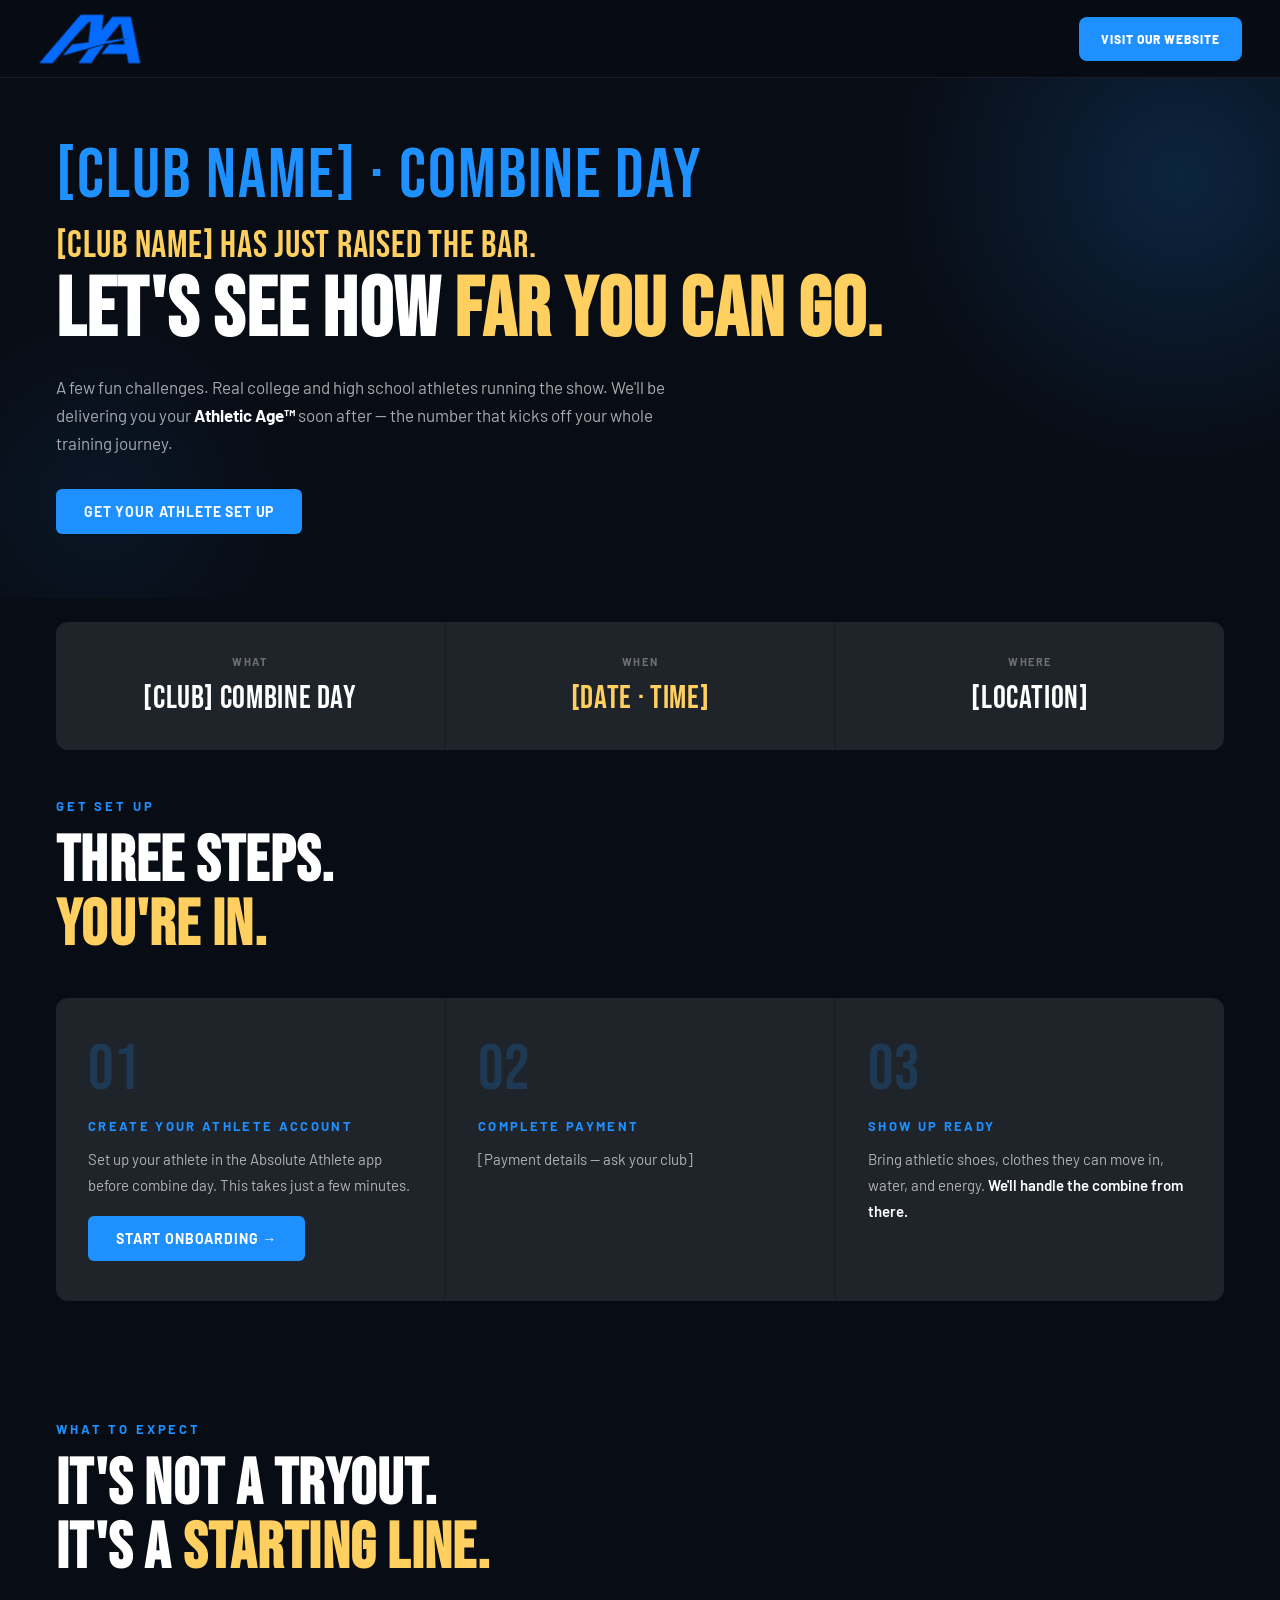
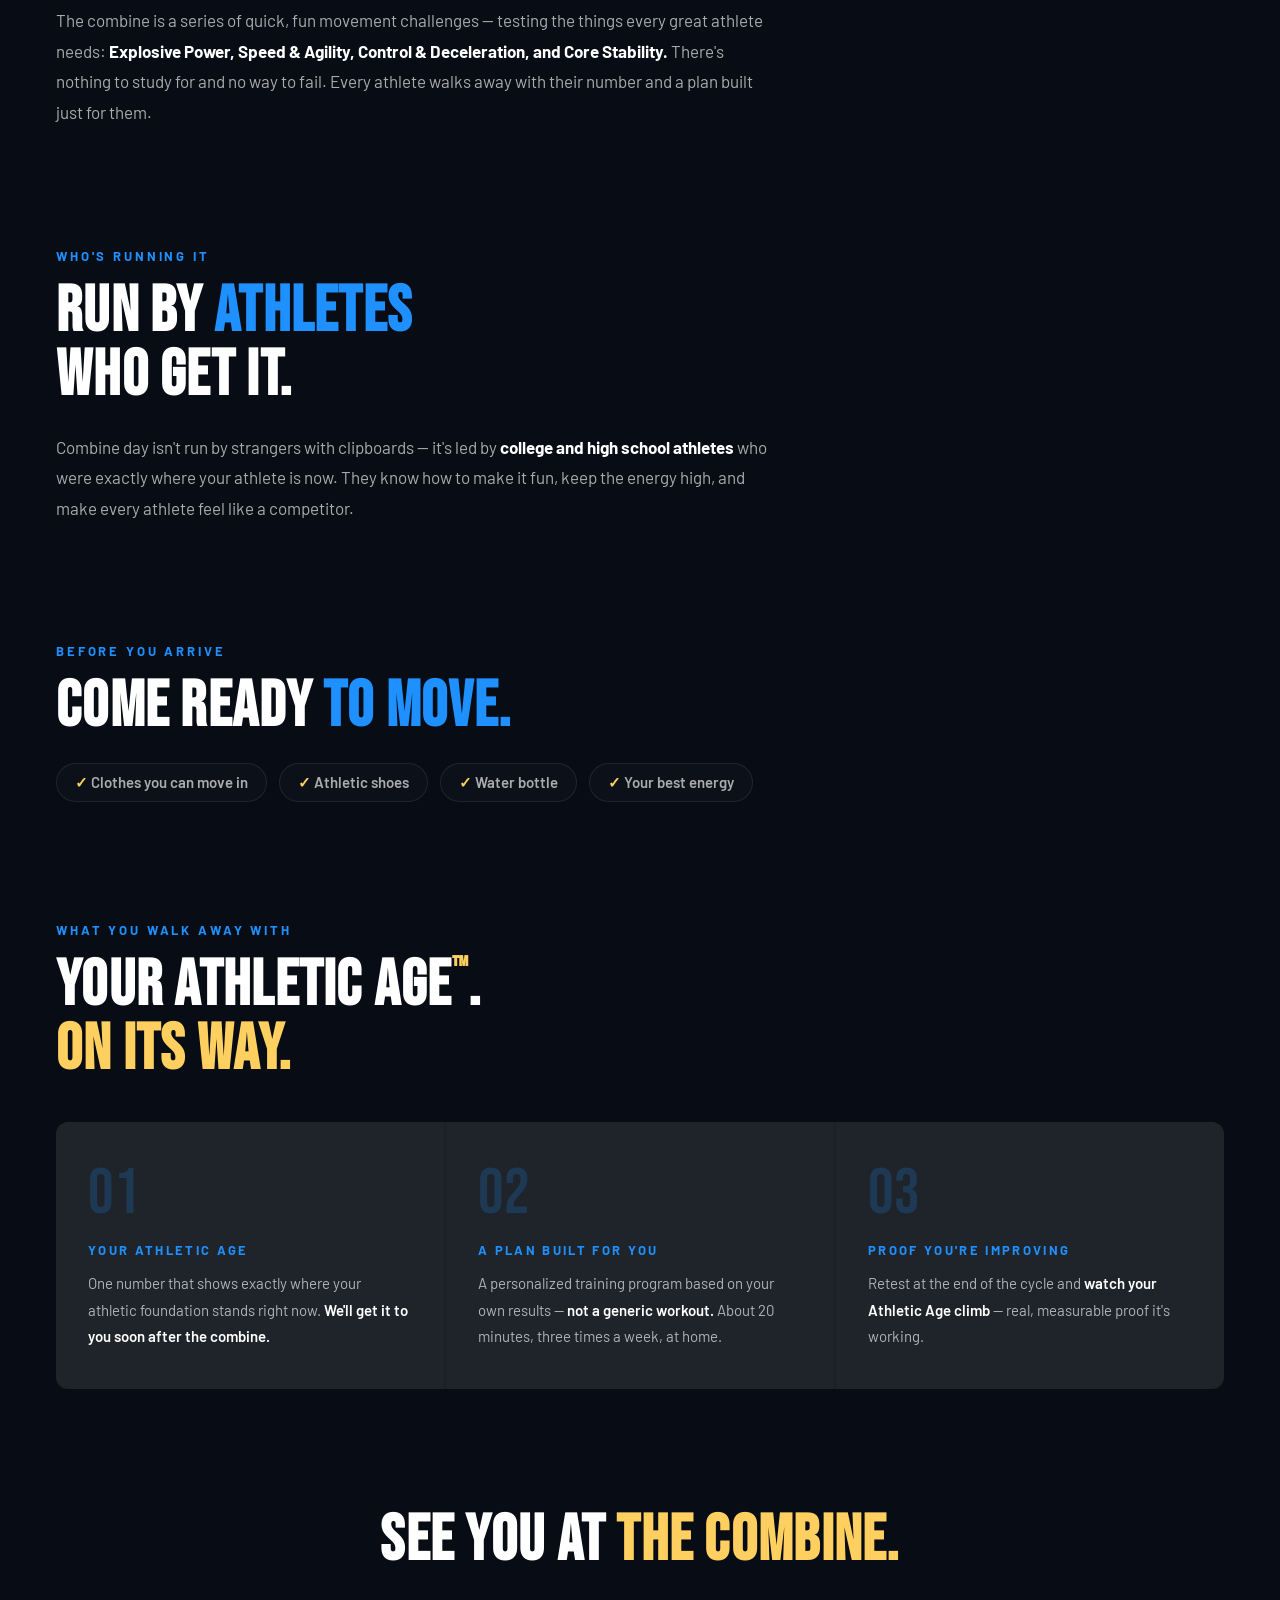
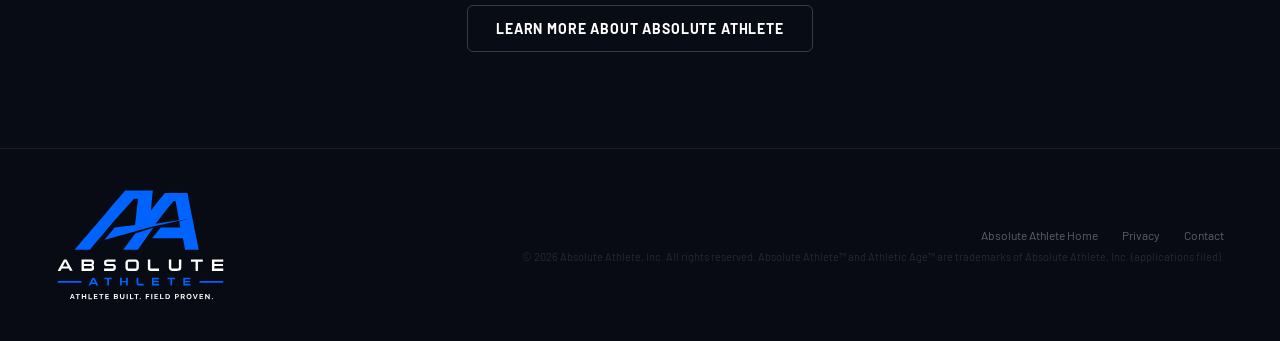
<file: combine-day.html>
<!DOCTYPE html>
<html lang="en">
<head>
<meta charset="UTF-8">
<meta name="robots" content="noindex, nofollow">
<meta name="viewport" content="width=device-width, initial-scale=1.0, viewport-fit=cover">
<meta name="theme-color" content="#080c14">
<link rel="icon" type="image/svg+xml" href="favicon.svg">
<title>Combine Day · Absolute Athlete</title>
<link rel="preconnect" href="https://fonts.googleapis.com">
<link rel="preconnect" href="https://fonts.gstatic.com" crossorigin>
<link href="https://fonts.googleapis.com/css2?family=Bebas+Neue&family=Barlow:ital,wght@0,400;0,600;0,700;1,400&display=swap" rel="stylesheet">
<link rel="stylesheet" href="styles.css">
<style>
/* combine-day page-specific */
.hero-club{font-family:'Bebas Neue',sans-serif;font-size:clamp(40px,5.5vw,72px);letter-spacing:.03em;text-transform:uppercase;color:var(--blue);line-height:1;margin-bottom:12px;}
.hero-clubline{display:block;font-family:'Bebas Neue',sans-serif;font-size:clamp(26px,3.4vw,38px);letter-spacing:.02em;color:var(--gold);margin-bottom:6px;}
.bring-chips{display:flex;flex-wrap:wrap;gap:12px;margin-top:24px;}
.bring-chip{font-size:15px;font-weight:600;color:var(--mid);background:var(--surface);border:1px solid var(--rule);border-radius:22px;padding:9px 18px;}
.bring-chip b{color:var(--gold);font-weight:700;}
.tm-sup{font-size:.42em;vertical-align:top;letter-spacing:0;}
.ww-value{font-family:'Bebas Neue',sans-serif;font-size:clamp(22px,2.6vw,32px);letter-spacing:.02em;color:#fff;line-height:1.15;}
</style>
</head>
<body>

<!-- NAV -->
<nav role="navigation" aria-label="Primary navigation">
  <div class="nav-shell">
  <a class="nav-mark" href="index.html" aria-label="Absolute Athlete home">
    <img src="logo.svg" alt="Absolute Athlete" style="height:52px;width:auto;">
  </a>
  <a class="nav-cta" href="index.html">Visit Our Website</a>
  </div>
</nav>

<div class="page active">

<!-- HERO -->
<section class="hero" style="justify-content:flex-start;">
  <div class="hero-glow-1"></div>
  <div class="hero-glow-2"></div>
  <div style="max-width:900px;">
    <div class="hero-club" id="clubEyebrow">[Club Name] · Combine Day</div>
    <div class="hero-clubline" id="clubLine">[CLUB NAME] HAS JUST RAISED THE BAR.</div>
    <h1 class="hero-headline" style="font-size:clamp(48px,6.5vw,88px);">LET'S SEE HOW <span style="color:var(--gold);">FAR YOU CAN GO.</span></h1>
    <p class="hero-sub" style="max-width:640px;">A few fun challenges. Real college and high school athletes running the show. We'll be delivering you your <strong>Athletic Age&trade;</strong> soon after — the number that kicks off your whole training journey.</p>
    <div class="hero-actions">
      <a class="btn-primary" href="#get-set-up">Get Your Athlete Set Up</a>
    </div>
  </div>
</section>

<!-- WHAT / WHEN / WHERE -->
<section class="section" style="padding-top:0;padding-bottom:24px;">
  <div class="stats">
    <div class="stat"><div class="stat-label" style="margin-bottom:10px;">What</div><div class="ww-value" id="wwWhat">[Club] Combine Day</div></div>
    <div class="stat"><div class="stat-label" style="margin-bottom:10px;">When</div><div class="ww-value" id="wwWhen" style="color:var(--gold);">[Date &middot; Time]</div></div>
    <div class="stat"><div class="stat-label" style="margin-bottom:10px;">Where</div><div class="ww-value" id="wwWhere">[Location]</div></div>
  </div>
</section>

<!-- GET SET UP -->
<section class="section" id="get-set-up" style="padding-top:24px;scroll-margin-top:90px;">
  <div class="section-eyebrow">Get Set Up</div>
  <h2 class="section-headline">THREE STEPS.<br><span style="color:var(--gold);">YOU'RE IN.</span></h2>
  <div class="steps" style="margin-top:40px;">
    <div class="step">
      <div class="step-num">01</div>
      <div class="step-title">Create Your Athlete Account</div>
      <div class="step-body" id="onboardBody">Set up your athlete in the Absolute Athlete app before combine day. This takes just a few minutes.</div>
      <a id="onboardBtn" class="btn-primary" style="display:inline-block;margin-top:18px;" href="https://app.myabsoluteathlete.com/">Start Onboarding &rarr;</a>
    </div>
    <div class="step">
      <div class="step-num">02</div>
      <div class="step-title">Complete Payment</div>
      <div class="step-body" id="payBody">[Payment details — ask your club]</div>
      <a id="payBtn" class="btn-primary" style="display:none;margin-top:18px;" href="#">Complete Payment &rarr;</a>
    </div>
    <div class="step">
      <div class="step-num">03</div>
      <div class="step-title">Show Up Ready</div>
      <div class="step-body">Bring athletic shoes, clothes they can move in, water, and energy. <strong>We'll handle the combine from there.</strong></div>
    </div>
  </div>
</section>

<!-- WHAT HAPPENS -->
<section class="section" style="padding-top:24px;">
  <div class="section-eyebrow">What To Expect</div>
  <h2 class="section-headline">IT'S NOT A TRYOUT.<br>IT'S A <span style="color:var(--gold);">STARTING LINE.</span></h2>
  <p class="section-body" style="font-size:17px;max-width:720px;">The combine is a series of quick, fun movement challenges — testing the things every great athlete needs: <strong>Explosive Power, Speed &amp; Agility, Control &amp; Deceleration, and Core Stability.</strong> There's nothing to study for and no way to fail. Every athlete walks away with their number and a plan built just for them.</p>
</section>

<!-- WHO RUNS IT -->
<section class="section" style="padding-top:24px;">
  <div class="section-eyebrow">Who's Running It</div>
  <h2 class="section-headline">RUN BY <span style="color:var(--blue);">ATHLETES</span><br>WHO GET IT.</h2>
  <p class="section-body" style="font-size:17px;max-width:720px;">Combine day isn't run by strangers with clipboards — it's led by <strong>college and high school athletes</strong> who were exactly where your athlete is now. They know how to make it fun, keep the energy high, and make every athlete feel like a competitor.</p>
</section>

<!-- WHAT TO BRING -->
<section class="section" style="padding-top:24px;">
  <div class="section-eyebrow">Before You Arrive</div>
  <h2 class="section-headline">COME READY <span style="color:var(--blue);">TO MOVE.</span></h2>
  <div class="bring-chips">
    <span class="bring-chip"><b>&#10003;</b> Clothes you can move in</span>
    <span class="bring-chip"><b>&#10003;</b> Athletic shoes</span>
    <span class="bring-chip"><b>&#10003;</b> Water bottle</span>
    <span class="bring-chip"><b>&#10003;</b> Your best energy</span>
  </div>
</section>

<!-- WHAT YOU GET -->
<section class="section" style="padding-top:24px;">
  <div class="section-eyebrow">What You Walk Away With</div>
  <h2 class="section-headline">YOUR ATHLETIC AGE<span class="tm-sup">&trade;</span>.<br><span style="color:var(--gold);">ON ITS WAY.</span></h2>
  <div class="steps" style="margin-top:40px;">
    <div class="step">
      <div class="step-num">01</div>
      <div class="step-title">Your Athletic Age</div>
      <div class="step-body">One number that shows exactly where your athletic foundation stands right now. <strong>We'll get it to you soon after the combine.</strong></div>
    </div>
    <div class="step">
      <div class="step-num">02</div>
      <div class="step-title">A Plan Built For You</div>
      <div class="step-body">A personalized training program based on your own results — <strong>not a generic workout.</strong> About 20 minutes, three times a week, at home.</div>
    </div>
    <div class="step">
      <div class="step-num">03</div>
      <div class="step-title">Proof You're Improving</div>
      <div class="step-body">Retest at the end of the cycle and <strong>watch your Athletic Age climb</strong> — real, measurable proof it's working.</div>
    </div>
  </div>
</section>

<!-- CLOSING -->
<section class="section" style="text-align:center;padding-top:24px;padding-bottom:96px;">
  <h2 class="section-headline">SEE YOU AT <span style="color:var(--gold);">THE COMBINE.</span></h2>
  <div style="margin-top:32px;">
    <a class="btn-secondary" href="index.html">Learn More About Absolute Athlete</a>
  </div>
</section>

</div>

<!-- FOOTER -->
<footer>
  <div>
    <div class="footer-mark"><img src="logo-footer.svg" alt="Absolute Athlete — Athlete Built. Field Proven." style="height:112px;width:auto;display:block;"></div>
  </div>
  <div class="footer-right">
    <div class="footer-links">
      <a class="footer-link" href="index.html">Absolute Athlete Home</a>
      <a class="footer-link" href="index.html#page-privacy">Privacy</a>
      <a href="mailto:info@myabsoluteathlete.com" class="footer-link">Contact</a>
    </div>
    <div class="footer-legal">© <span id="footerYear">2026</span> Absolute Athlete, Inc. All rights reserved. Absolute Athlete&trade; and Athletic Age&trade; are trademarks of Absolute Athlete, Inc. (applications filed).</div>
  </div>
</footer>

<script src="main.js"></script>
<script>
(function() {
  var p = new URLSearchParams(location.search);
  function set(id, v) { var el = document.getElementById(id); if (el && v) el.textContent = v; }
  var club = (p.get('club') || '').trim();
  if (club) {
    set('clubEyebrow', club + ' · Combine Day');
    set('clubLine', club.toUpperCase() + ' HAS JUST RAISED THE BAR.');
    set('wwWhat', club + ' Combine Day');
  }
  var date = (p.get('date') || '').trim();
  var time = (p.get('time') || '').trim();
  var loc = (p.get('location') || '').trim();
  if (date) set('wwWhen', time ? date + ' · ' + time : date);
  if (loc) set('wwWhere', loc);

  // Approved Stripe payment links only — one entry per club, keyed by a short code.
  // The pay= URL parameter selects from this list; anything not listed shows no button.
  var PAY_LINKS = {
    'tjf': 'fZu00l649bhrces4I6cfK01',
    'sportingiowa': '9B6bJ33W1bhr7Yc7UicfK02'
  };

  var pay = (p.get('pay') || '').trim().toLowerCase();
  var payBody = document.getElementById('payBody');
  var payBtn = document.getElementById('payBtn');
  if (pay === 'club') {
    payBody.innerHTML = '<strong style="color:#8eea16;">&#10003; Covered by your club.</strong> Your club is sponsoring combine day &mdash; no payment needed. Your athlete\'s spot is reserved.';
  } else if (PAY_LINKS[pay]) {
    payBody.textContent = "After your athlete account is created, complete payment to reserve your combine spot.";
    payBtn.href = 'https://buy.stripe.com/' + PAY_LINKS[pay];
    payBtn.style.display = 'inline-block';
  }
})();
</script>
</body>
</html>
</file>
<file: styles.css>
*{box-sizing:border-box;margin:0;padding:0}
:root{
  --black:#080c14;
  --dark:#0f1520;
  --blue:#1E90FF;
  --blue-border:rgba(30,144,255,.25);
  --gold:#FFD060;
  --white:#ffffff;
  --mid:rgba(255,255,255,.65);
  --dim:rgba(255,255,255,.35);
  --rule:rgba(255,255,255,.08);
  --surface:rgba(255,255,255,.02);
}
html{scroll-behavior:smooth;-webkit-text-size-adjust:100%;color-scheme:dark;}
h1,h2,h3{text-wrap:balance;}
p{text-wrap:pretty;}
body{background:var(--black);color:var(--white);font-family:"Barlow",sans-serif;min-height:100vh;overflow-x:hidden;-webkit-font-smoothing:antialiased;}

/* ══ NAV ══ */
nav{
  position:fixed;top:0;left:0;right:0;z-index:100;
  display:flex;align-items:center;justify-content:center;
  min-height:78px;
  padding:10px clamp(22px,3vw,48px);
  background:rgba(8,12,20,.94);
  backdrop-filter:blur(14px);
  border-bottom:1px solid var(--rule);
}
.nav-shell{width:100%;max-width:1540px;display:flex;align-items:center;justify-content:space-between;gap:28px;}
.nav-mark{cursor:pointer;border:0;background:transparent;padding:0;display:flex;align-items:center;flex:0 0 auto;text-decoration:none;}
.nav-mark img{height:52px!important;width:auto;display:block;}
.nav-links{display:flex;align-items:center;justify-content:flex-end;gap:12px;min-width:0;}
.nav-link{
  min-height:40px;display:inline-flex;align-items:center;justify-content:center;
  font-size:12px;font-weight:700;letter-spacing:.1em;text-transform:uppercase;
  color:var(--dim);text-decoration:none;cursor:pointer;
  transition:color .2s,border-color .2s,background .2s,transform .15s;
  border:1px solid transparent;background:transparent;padding:10px 12px;border-radius:999px;font-family:"Barlow",sans-serif;
}
.nav-link:hover,.nav-link.active{color:#fff;background:rgba(255,255,255,.035);border-color:rgba(255,255,255,.08);}
.nav-link.active{color:var(--blue);border-color:var(--blue-border);background:rgba(30,144,255,.075);}
.nav-cta{
  min-height:44px;display:inline-flex;align-items:center;justify-content:center;
  background:var(--blue);color:#fff;text-decoration:none;
  font-size:12px;font-weight:800;letter-spacing:.08em;text-transform:uppercase;
  padding:11px 22px;border-radius:8px;border:none;cursor:pointer;
  font-family:"Barlow",sans-serif;white-space:nowrap;
  transition:background .2s,transform .15s,box-shadow .2s;
}
.nav-cta:hover{background:#1a7fe0;transform:translateY(-1px);box-shadow:0 8px 22px rgba(30,144,255,.22);}
.nav-burger{
  display:none;flex-direction:column;justify-content:center;align-items:center;gap:5px;
  width:46px;height:42px;flex:0 0 auto;
  background:rgba(255,255,255,.05);border:1px solid var(--rule);border-radius:10px;
  cursor:pointer;padding:0;
}
.nav-burger span{display:block;width:20px;height:2px;background:#fff;border-radius:2px;}


/* ══ PAGES ══ */
.page{display:none;min-height:100vh;padding-top:78px;}
.page.active{display:block;}
/* Hash-link fallback: keeps navigation working even in phone previews or if inline JS is limited. */
.page:target{display:block;}
body:has(.page:target) .page.active:not(:target){display:none;}
body:has(#contact:target) .page.active{display:none;}
body:has(#contact:target) #page-for-clubs{display:block;}

body:has(#page-how-it-works:target) .nav-link[href="#page-how-it-works"],
body:has(#page-for-clubs:target) .nav-link[href="#page-for-clubs"],
body:has(#page-for-athletes:target) .nav-link[href="#page-for-athletes"],
body:has(#page-our-story:target) .nav-link[href="#page-our-story"]{color:#fff;background:rgba(30,144,255,.075);border-color:var(--blue-border);}

/* ══ HERO ══ */
.hero{
  position:relative;overflow:hidden;
  padding:clamp(58px,7vh,86px) 56px 64px;
  min-height:auto;display:flex;align-items:center;justify-content:center;
}
.hero-inner{
  display:grid;
  grid-template-columns:minmax(0,1.08fr) minmax(380px,0.92fr);
  gap:48px;align-items:center;
  max-width:1280px;width:100%;margin:0 auto;
}
.hero-glow-1{position:absolute;top:-200px;right:-200px;width:600px;height:600px;background:radial-gradient(circle,rgba(30,144,255,.18) 0%,transparent 70%);border-radius:50%;pointer-events:none;}
.hero-glow-2{position:absolute;bottom:-100px;left:-100px;width:400px;height:400px;background:radial-gradient(circle,rgba(30,144,255,.08) 0%,transparent 70%);border-radius:50%;pointer-events:none;}
.hero-eyebrow{font-size:13px;font-weight:700;letter-spacing:.22em;text-transform:uppercase;color:var(--blue);margin-bottom:16px;}
.hero-headline{font-family:"Bebas Neue",sans-serif;font-size:clamp(42px,4.8vw,68px);line-height:.9;letter-spacing:.015em;margin-bottom:24px;color:#fff;}
.hero-headline em{color:var(--gold);font-style:normal;}
.hero-line{display:block;white-space:nowrap;color:#fff;}
.hero-sub{font-size:17px;line-height:1.65;color:var(--mid);max-width:560px;margin-bottom:32px;}
.hero-sub strong{color:#fff;font-weight:700;}
.hero-actions{display:flex;gap:16px;flex-wrap:wrap;}

/* ══ HERO CHART ANIMATIONS ══ */
.hero-chart-line{
  stroke-dasharray:380;
  stroke-dashoffset:380;
  animation:drawLine 2.8s ease-out .3s forwards;
}
.hero-chart-fill{
  opacity:0;
  animation:fadeIn 1.5s ease-out 3.4s forwards;
}
.hero-chart-dot{
  opacity:0;
  transform:scale(.3);
  transform-box:fill-box;
  transform-origin:center;
  animation:popIn .6s ease-out forwards;
}
.hero-plusone{
  opacity:0;
  animation:fadeIn .6s ease-out 3.1s forwards;
}
.hero-badge-pulse{
  opacity:0;
  animation:fadeIn .6s ease-out 3.1s forwards, pulseGlow 2.4s ease-in-out 4.7s infinite;
}
@keyframes drawLine{to{stroke-dashoffset:0;}}
@keyframes fadeIn{to{opacity:1;}}
@keyframes popIn{to{opacity:1;transform:scale(1);}}
@keyframes pulseGlow{
  0%,100%{filter:drop-shadow(0 0 0px rgba(142,234,22,0));}
  50%{filter:drop-shadow(0 0 6px rgba(142,234,22,.6));}
}
.btn-primary{
  background:var(--blue);color:#fff;
  font-size:14px;font-weight:700;letter-spacing:.06em;text-transform:uppercase;
  padding:14px 28px;border-radius:6px;border:none;cursor:pointer;
  font-family:"Barlow",sans-serif;
  transition:background .2s,transform .15s;text-decoration:none;display:inline-block;
}
.btn-primary:hover{background:#1a7fe0;transform:translateY(-2px);}
.btn-secondary{
  background:transparent;color:#fff;
  font-size:14px;font-weight:700;letter-spacing:.06em;text-transform:uppercase;
  padding:14px 28px;border-radius:6px;border:1px solid rgba(255,255,255,.2);
  cursor:pointer;font-family:"Barlow",sans-serif;
  transition:border-color .2s,transform .15s;text-decoration:none;display:inline-block;
}
.btn-secondary:hover{border-color:rgba(255,255,255,.5);transform:translateY(-2px);}

/* ══ SECTIONS ══ */
.section{padding:96px 56px;}
.section-eyebrow{font-size:13px;font-weight:700;letter-spacing:.22em;text-transform:uppercase;color:var(--blue);margin-bottom:16px;}
.section-headline{font-family:"Bebas Neue",sans-serif;font-size:clamp(40px,5vw,64px);line-height:1;letter-spacing:.02em;margin-bottom:24px;}
.section-headline span{color:var(--gold);}
.section-body{font-size:16px;line-height:1.8;color:var(--mid);max-width:640px;}
.section-body strong{color:#fff;}

/* ══ ATHLETIC AGE EXPLAINER ══ */
.aa-explainer{
  display:grid;grid-template-columns:1fr 1fr;gap:64px;align-items:center;
  padding:96px 56px;border-top:1px solid var(--rule);
}
.aa-number{
  font-family:"Bebas Neue",sans-serif;
  font-size:180px;line-height:1;color:var(--blue);
  text-shadow:0 0 80px rgba(30,144,255,.3);
  text-align:center;
}
.aa-number-label{font-size:13px;font-weight:700;letter-spacing:.2em;text-transform:uppercase;color:var(--dim);text-align:center;margin-top:8px;}
.aa-right h3{font-family:"Bebas Neue",sans-serif;font-size:40px;line-height:1.1;margin-bottom:20px;}
.aa-right h3 span{color:var(--blue);}
.aa-right p{font-size:16px;line-height:1.8;color:var(--mid);margin-bottom:16px;}
.aa-right p strong{color:#fff;}
.aa-right p:last-child{margin-bottom:0;}

/* ══ WINDOW STRIP ══ */
.window-strip{
  display:grid;grid-template-columns:300px 1fr;gap:64px;align-items:center;
  padding:64px 56px;
  background:linear-gradient(135deg,rgba(30,144,255,.08),rgba(30,144,255,.02));
  border-top:1px solid var(--blue-border);
  border-bottom:1px solid var(--blue-border);
}
.ws-label{font-size:11px;font-weight:700;letter-spacing:.2em;text-transform:uppercase;color:var(--blue);margin-bottom:16px;}
.ws-headline{font-family:"Bebas Neue",sans-serif;font-size:52px;line-height:1;color:#fff;}
.ws-body{font-size:16px;line-height:1.8;color:var(--mid);}
.ws-body strong{color:#fff;}

/* ══ STEPS ══ */
.steps{display:grid;grid-template-columns:repeat(3,1fr);gap:2px;background:var(--rule);border-radius:12px;overflow:hidden;margin-top:48px;}
.step{background:var(--surface);padding:40px 32px;}
.step-num{font-family:"Bebas Neue",sans-serif;font-size:64px;line-height:1;color:rgba(30,144,255,.2);margin-bottom:16px;}
.step-title{font-size:13px;font-weight:700;letter-spacing:.18em;text-transform:uppercase;color:var(--blue);margin-bottom:12px;}
.step-body{font-size:15px;line-height:1.75;color:var(--mid);}
.step-body strong{color:#fff;font-weight:600;}
.step-quote{margin-top:18px;padding-top:16px;border-top:1px solid var(--rule);font-family:"Bebas Neue",sans-serif;font-size:20px;line-height:1.35;letter-spacing:.03em;color:var(--gold);}

/* ══ STATS ══ */
.stats{display:grid;grid-template-columns:repeat(3,1fr);gap:2px;background:var(--rule);border-radius:12px;overflow:hidden;margin-top:24px;}
.stat{background:var(--surface);padding:32px;text-align:center;}
.stat-num{font-family:"Bebas Neue",sans-serif;font-size:56px;line-height:1;color:var(--blue);margin-bottom:8px;}
.stat-label{font-size:11px;font-weight:700;letter-spacing:.14em;text-transform:uppercase;color:var(--dim);line-height:1.5;}

/* ══ DIRECTOR PANELS ══ */
.director-panels{display:grid;grid-template-columns:repeat(3,1fr);gap:2px;background:var(--rule);}
.director-panel{background:var(--black);padding:48px 40px;transition:background .3s;}
.director-panel:hover{background:rgba(30,144,255,.04);}
.dp-num{font-family:"Bebas Neue",sans-serif;font-size:56px;line-height:1;color:rgba(30,144,255,.15);margin-bottom:8px;transition:color .3s;}
.director-panel:hover .dp-num{color:rgba(30,144,255,.3);}
.dp-label{font-size:11px;font-weight:700;letter-spacing:.2em;text-transform:uppercase;color:var(--blue);margin-bottom:16px;}
.dp-headline{font-family:"Bebas Neue",sans-serif;font-size:22px;line-height:1.1;color:#fff;margin-bottom:16px;letter-spacing:.02em;}
.dp-body{font-size:14px;color:var(--mid);line-height:1.8;}
.dp-body strong{color:#fff;font-weight:600;}

/* ══ CONTRAST ══ */
.development-contrast{display:grid;grid-template-columns:1fr 1fr;gap:2px;background:var(--rule);border-radius:16px;overflow:hidden;margin:36px 0 48px;}
.contrast-card{background:rgba(255,255,255,.018);padding:32px;}
.contrast-card.highlight{background:linear-gradient(145deg,rgba(30,144,255,.09),rgba(255,255,255,.018));border-left:1px solid var(--blue-border);}
.contrast-kicker{font-size:10px;font-weight:700;letter-spacing:.22em;text-transform:uppercase;color:var(--blue);margin-bottom:14px;}
.contrast-title{font-family:"Bebas Neue",sans-serif;font-size:34px;line-height:1.02;color:#fff;margin-bottom:14px;}
.contrast-title span{color:var(--gold);}
.contrast-body{font-size:14px;line-height:1.75;color:var(--mid);}
.contrast-body strong{color:#fff;font-weight:600;}
.contrast-metric{margin-top:20px;display:inline-flex;align-items:center;gap:8px;font-size:11px;font-weight:700;letter-spacing:.12em;text-transform:uppercase;color:var(--mid);}
.contrast-dot{width:6px;height:6px;border-radius:50%;background:var(--blue);box-shadow:0 0 8px rgba(30,144,255,.5);}

/* ══ CLUB GRID ══ */
.club-grid{display:grid;grid-template-columns:1fr 420px;gap:48px;align-items:start;margin-top:48px;}
.club-benefits{list-style:none;padding:0;margin-bottom:40px;}
.club-benefits li{padding:16px 0;border-bottom:1px solid var(--rule);}
.club-benefits li:last-child{border-bottom:none;}
.club-benefits li strong{color:var(--white);display:block;margin-bottom:2px;}
.club-benefits li span{color:var(--mid);font-size:14px;}


/* ══ CLUB PAGE POLISH ══ */
.club-value-intro{margin-bottom:26px;max-width:780px;}
.club-value-title{font-family:"Bebas Neue",sans-serif;font-size:clamp(34px,4vw,54px);line-height:1.02;letter-spacing:.025em;color:#fff;margin-bottom:14px;}
.club-value-title span{color:var(--gold);}
.club-value-sub{font-size:16px;line-height:1.75;color:var(--mid);max-width:720px;}
.club-value-grid{display:grid;grid-template-columns:repeat(2,minmax(0,1fr));gap:14px;margin:28px 0 28px;}
.club-value-card{position:relative;overflow:hidden;background:linear-gradient(145deg,rgba(255,255,255,.045),rgba(255,255,255,.018));border:1px solid rgba(255,255,255,.09);border-radius:16px;padding:24px;min-height:170px;transition:transform .2s,border-color .2s,background .2s;}
.club-value-card:before{content:"";position:absolute;top:0;left:0;right:0;height:3px;background:linear-gradient(90deg,var(--blue),rgba(30,144,255,0));opacity:.9;}
.club-value-card:hover{transform:translateY(-2px);border-color:var(--blue-border);background:linear-gradient(145deg,rgba(30,144,255,.075),rgba(255,255,255,.02));}
.club-value-card.feature{background:linear-gradient(145deg,rgba(255,208,96,.10),rgba(30,144,255,.035));border-color:rgba(255,208,96,.26);}
.club-value-card.feature:before{background:linear-gradient(90deg,var(--gold),rgba(255,208,96,0));}
.club-card-icon{font-family:"Bebas Neue",sans-serif;font-size:34px;line-height:1;letter-spacing:.04em;color:rgba(30,144,255,.46);margin-bottom:16px;}
.club-value-card.feature .club-card-icon{color:var(--gold);}
.club-card-title{font-size:17px;font-weight:800;line-height:1.2;color:#fff;margin-bottom:10px;}
.club-card-title span{color:var(--gold);}
.club-card-copy{font-size:14px;line-height:1.65;color:var(--mid);}
.club-proof-strip{display:grid;grid-template-columns:repeat(3,minmax(0,1fr));gap:2px;background:var(--rule);border-radius:14px;overflow:hidden;margin:22px 0 32px;}
.club-proof-item{background:rgba(255,255,255,.025);padding:22px 18px;text-align:center;}
.club-proof-num{font-family:"Bebas Neue",sans-serif;font-size:34px;line-height:1;color:var(--blue);letter-spacing:.03em;margin-bottom:7px;}
.club-proof-label{font-size:10px;font-weight:700;letter-spacing:.13em;text-transform:uppercase;color:var(--dim);line-height:1.45;}
.club-pilot-card{background:linear-gradient(135deg,rgba(30,144,255,.08),rgba(255,255,255,.018));border:1px solid var(--blue-border);border-radius:18px;padding:30px;margin:34px 0 28px;position:relative;overflow:hidden;}

.club-pilot-label{font-size:11px;font-weight:800;letter-spacing:.2em;text-transform:uppercase;color:var(--blue);margin-bottom:10px;}
.club-pilot-title{font-family:"Bebas Neue",sans-serif;font-size:34px;letter-spacing:.04em;line-height:1;color:#fff;margin-bottom:20px;}
.club-pilot-grid{display:grid;grid-template-columns:repeat(3,minmax(0,1fr));gap:12px;position:relative;z-index:1;}
.club-pilot-step{background:rgba(8,12,20,.56);border:1px solid rgba(255,255,255,.08);border-radius:14px;padding:20px;}
.club-pilot-week{font-size:10px;font-weight:800;letter-spacing:.18em;text-transform:uppercase;color:var(--gold);margin-bottom:12px;}
.club-pilot-step h4{font-size:16px;line-height:1.2;color:#fff;margin-bottom:8px;}
.club-pilot-step p{font-size:13px;line-height:1.55;color:var(--mid);}
.club-positioning-callout{display:grid;grid-template-columns:260px 1fr;gap:24px;align-items:center;margin:30px 0;padding:28px 30px;background:rgba(255,255,255,.025);border:1px solid rgba(255,255,255,.1);border-left:4px solid var(--gold);border-radius:14px;}
.club-positioning-callout strong{font-family:"Bebas Neue",sans-serif;font-size:32px;line-height:1.05;letter-spacing:.035em;color:#fff;}
.club-positioning-callout strong span{color:var(--gold);}
.club-positioning-callout p{font-size:16px;line-height:1.7;color:var(--mid);}

/* ══ ONBOARDING BLOCK ══ */
.onboarding-block{margin:32px 0 28px;border:1px solid var(--rule);border-radius:12px;padding:24px 28px;background:rgba(255,255,255,.02);}
.onboarding-label{font-size:11px;font-weight:700;letter-spacing:.18em;text-transform:uppercase;color:var(--blue);margin-bottom:20px;}
.onboarding-step{font-size:14px;color:var(--mid);line-height:1.6;padding:10px 0;border-bottom:1px solid var(--rule);display:flex;align-items:baseline;gap:16px;}
.onboarding-step:last-child{border-bottom:none;padding-bottom:0;}
.onboarding-week{font-size:11px;font-weight:700;letter-spacing:.1em;text-transform:uppercase;color:var(--blue);flex-shrink:0;width:52px;}

/* ══ CONTACT BOX ══ */
.contact-box{background:rgba(255,255,255,.02);border:1px solid var(--blue-border);border-radius:16px;padding:40px;scroll-margin-top:110px;}
.contact-box-title{font-family:"Bebas Neue",sans-serif;font-size:28px;letter-spacing:.06em;color:#fff;margin-bottom:12px;}
.contact-box-sub{font-size:15px;color:var(--mid);line-height:1.6;margin-bottom:28px;}
.form-group{margin-bottom:16px;}
.form-input{width:100%;background:rgba(255,255,255,.04);border:1px solid rgba(255,255,255,.1);border-radius:8px;padding:14px 16px;color:#fff;font-size:15px;font-family:"Barlow",sans-serif;transition:border-color .2s;}
.form-input:focus{outline:none;border-color:var(--blue);}
textarea.form-input{min-height:100px;resize:vertical;}
.form-submit{width:100%;background:var(--blue);color:#fff;border:none;border-radius:8px;padding:16px;font-size:15px;font-weight:700;letter-spacing:.06em;text-transform:uppercase;cursor:pointer;font-family:"Barlow",sans-serif;margin-top:8px;transition:background .2s,transform .15s;}
.form-submit:hover{background:#1a7fe0;transform:translateY(-1px);}
.form-submit:disabled{cursor:default;transform:none;box-shadow:none;}
.form-note{font-size:14px;color:rgba(255,255,255,.45);margin-top:12px;text-align:center;line-height:1.5;}
.form-note a{color:var(--mid);text-decoration:none;border-bottom:1px solid rgba(255,255,255,.18);}
.form-note a:hover{color:#fff;border-bottom-color:var(--blue);}
button,a,input,textarea{font-family:inherit;}
button{touch-action:manipulation;}
.btn-primary,.btn-secondary,.nav-cta,.nav-link,.form-submit{min-height:44px;}
:focus-visible{outline:2px solid var(--blue);outline-offset:3px;}
img,svg{max-width:100%;}


/* ══ STORY POLISH ══ */
.story-lede{font-size:18px;line-height:1.75;color:var(--mid);max-width:880px;margin:6px 0 34px;}
.story-lede strong{color:#fff;}
.story-card-grid{display:grid;grid-template-columns:repeat(3,minmax(0,1fr));gap:14px;margin:0 0 42px;}
.story-card{background:linear-gradient(145deg,rgba(255,255,255,.045),rgba(255,255,255,.018));border:1px solid rgba(255,255,255,.09);border-radius:16px;padding:24px;position:relative;overflow:hidden;}
.story-card:before{content:"";position:absolute;left:0;top:0;right:0;height:3px;background:linear-gradient(90deg,var(--blue),rgba(30,144,255,0));}
.story-card-kicker{font-size:11px;font-weight:800;letter-spacing:.16em;text-transform:uppercase;color:var(--blue);margin-bottom:12px;}
.story-card-title{font-size:18px;font-weight:800;color:#fff;margin-bottom:8px;line-height:1.2;}
.story-card-copy{font-size:14px;line-height:1.65;color:var(--mid);}
.story-full details{background:rgba(255,255,255,.025);border:1px solid rgba(255,255,255,.09);border-radius:16px;padding:24px 26px;}
.story-full summary{cursor:pointer;font-size:13px;font-weight:800;letter-spacing:.16em;text-transform:uppercase;color:var(--gold);list-style:none;display:flex;align-items:center;justify-content:space-between;gap:16px;}
.story-full summary::-webkit-details-marker{display:none;}
.story-full summary:after{content:"+";font-size:22px;line-height:1;color:var(--blue);}
.story-full details[open] summary{margin-bottom:18px;}
.story-full details[open] summary:after{content:"–";}
.story-full-panel{background:rgba(255,255,255,.025);border:1px solid rgba(255,255,255,.09);border-radius:16px;padding:24px 26px;}
.story-full-heading{font-family:"Bebas Neue",sans-serif;font-size:32px;line-height:1;letter-spacing:.06em;color:#fff;margin-bottom:18px;}
.story-full-heading span{color:var(--gold);}
.story-full-panel p{font-size:16px;line-height:1.8;color:var(--mid);margin-bottom:20px;}
.story-full-panel p:last-child{margin-bottom:0;}
.story-full-panel p strong{color:#fff;}

/* ══ FOUNDERS ══ */
.founders-grid{display:grid;grid-template-columns:1fr 1fr;gap:64px;align-items:start;margin-top:48px;}
.founder-story p{font-size:16px;line-height:1.8;color:var(--mid);margin-bottom:20px;}
.founder-story p:last-child{margin-bottom:0;}
.fc-item{display:flex;align-items:flex-start;gap:16px;padding:20px 0;border-bottom:1px solid var(--rule);}
.fc-item:last-child{border-bottom:none;}
.fc-icon{font-size:24px;flex-shrink:0;width:40px;text-align:center;}
.fc-name{font-size:15px;font-weight:700;color:#fff;margin-bottom:4px;}
.fc-role{font-size:13px;color:var(--dim);}
.founder-photos{display:grid;grid-template-columns:repeat(3,1fr);gap:24px;margin-top:64px;}
.founder-photo-card{text-align:center;}
.founder-photo-wrap{aspect-ratio:4/3;background:rgba(255,255,255,.04);border-radius:12px;margin-bottom:16px;border:1px solid var(--rule);overflow:hidden;}
.founder-photo-name{font-size:16px;font-weight:700;color:#fff;margin-bottom:4px;}
.founder-photo-role{font-size:13px;color:var(--dim);}
.founder-nate{text-align:center;margin-top:48px;}
.founder-nate-photo-wrap{width:240px;height:240px;border-radius:50%;background:rgba(255,255,255,.04);margin:0 auto 20px;border:2px solid var(--blue-border);}

/* ══ FOOTER ══ */
footer{
  display:flex;align-items:center;justify-content:space-between;
  padding:40px 56px;
  border-top:1px solid var(--rule);
  background:rgba(8,12,20,.8);
}
.footer-mark img{height:112px;width:auto;}
.footer-tag{font-size:11px;color:var(--dim);margin-top:3px;letter-spacing:.05em;}
.footer-right{text-align:right;}
.footer-links{display:flex;gap:24px;margin-bottom:8px;justify-content:flex-end;}
.footer-link{font-size:12px;color:var(--dim);text-decoration:none;cursor:pointer;transition:color .2s;border:none;background:none;padding:0;font-family:"Barlow",sans-serif;}
.footer-link:hover{color:var(--mid);}
.footer-legal{font-size:11px;color:rgba(255,255,255,.12);}

/* ── social icons ── */
.social-row{display:flex;gap:14px;align-items:center;}
.footer-social{justify-content:flex-end;margin-bottom:14px;}
.social-link{color:var(--blue);display:inline-flex;align-items:center;justify-content:center;width:40px;height:40px;border:1px solid var(--blue-border);border-radius:50%;background:rgba(30,144,255,.10);transition:color .2s,border-color .2s,background .2s,transform .15s,box-shadow .2s;}
.social-link:hover{color:#fff;border-color:var(--blue);background:var(--blue);transform:translateY(-2px);box-shadow:0 8px 20px rgba(30,144,255,.3);}
.social-link svg{width:18px;height:18px;fill:currentColor;}
.mnav-social{justify-content:center;gap:20px;margin-top:26px;}
.mnav-social .social-link{width:56px;height:56px;}
.mnav-social .social-link svg{width:26px;height:26px;}

/* ── pre-launch: Athlete Login coming-soon state ── */
.app-soon{opacity:.55;cursor:default;}
.app-soon:hover{transform:none;box-shadow:none;}
.nav-app.app-soon:hover{background:var(--gold);}
.mnav-app.app-soon:hover{background:var(--gold);}
.app-strip-btn.app-soon:hover{color:var(--gold);border-color:var(--gold);}
.soon-badge{display:inline-block;margin-left:8px;padding:2px 8px;border:1px solid var(--gold);border-radius:999px;font-size:10px;letter-spacing:.05em;font-weight:800;color:var(--gold);text-transform:uppercase;white-space:nowrap;}
.nav-app .soon-badge,.mnav-app .soon-badge{border-color:rgba(8,12,20,.75);color:#080c14;}
.nav-app-mobile .soon-badge{display:none;}

@media(max-width:768px){
  #get-in-touch .social-link{width:50px;height:50px;}
  #get-in-touch .social-link svg{width:23px;height:23px;}
}


@media(max-width:1100px){
  nav{padding-left:20px;padding-right:20px;}
  .nav-shell{gap:12px;}
  .nav-links{display:none;}
  .nav-burger{display:flex;}
}

@media(max-width:768px){
  nav{min-height:64px;padding:10px 16px;}
  .nav-shell{gap:8px;}
  .nav-mark img{height:40px!important;}
  .nav-app-mobile{padding:9px 12px;font-size:10px;letter-spacing:.06em;}
  .nav-page-pill{font-size:9px;padding:5px 9px;letter-spacing:.06em;}
  .page{padding-top:64px;}
  .hero{padding:26px 24px 48px;min-height:auto;}
  .hero-inner{grid-template-columns:1fr !important;gap:32px !important;}
  .hero-line{white-space:normal;}
  .hero-actions{width:100%;}
  .btn-primary,.btn-secondary{width:100%;text-align:center;}
  .aa-proof-visual{justify-self:stretch !important;max-width:100% !important;max-height:none !important;}
  .section{padding:72px 24px;}
  .aa-explainer{grid-template-columns:1fr;gap:32px;padding:72px 24px;}
  .aa-number{font-size:128px;}
  .window-strip{grid-template-columns:1fr;padding:40px 24px;}
  .steps,.stats,.director-panels,.founder-photos{grid-template-columns:1fr;}
  .founder-photo-wrap{height:auto;aspect-ratio:4/3;}
  .club-grid{grid-template-columns:1fr;}
  .founders-grid{grid-template-columns:1fr;gap:40px;}
  .development-contrast{grid-template-columns:1fr;}
  .story-card-grid{grid-template-columns:1fr;}
  .story-lede{font-size:16px;}
  .story-full details{padding:22px 18px;}
  .story-full-panel{padding:22px 18px;}
  .club-value-grid,.club-proof-strip,.club-pilot-grid{grid-template-columns:1fr;}
  .club-value-card{min-height:auto;padding:22px;}
  .club-positioning-callout{grid-template-columns:1fr;gap:14px;padding:24px 20px;}
  .club-positioning-callout strong{font-size:28px;}
  .club-pilot-card{padding:24px 18px;}
  .contact-box{padding:28px 20px;scroll-margin-top:132px;}
  .onboarding-step{display:block;}
  .onboarding-week{display:block;width:auto;margin-bottom:4px;}
  div[style*="padding:0 56px"]{padding-left:24px !important;padding-right:24px !important;}
  div[style*="padding:72px 64px"]{padding:48px 24px !important;}
  div[style*="grid-template-columns:1fr 1fr"],
  div[style*="grid-template-columns:repeat(4,1fr)"]{grid-template-columns:1fr !important;}
  div[style*="border-right:1px solid rgba(255,255,255,.06)"]{border-right:none !important;}
  table{display:block;width:100%;max-width:100%;overflow-x:auto;white-space:nowrap;font-size:12px !important;}
  table th,table td{padding-left:8px;padding-right:8px;}
  table th:first-child,table td:first-child{padding-left:0;}
  footer{padding:40px 24px;flex-direction:column;gap:24px;text-align:center;}
  .footer-links{justify-content:center;flex-wrap:wrap;}
  .footer-social{justify-content:center;}
}
@media(max-width:420px){
  .hero-headline{font-size:clamp(38px,12.5vw,52px) !important;}
  .section-headline{font-size:clamp(34px,11vw,48px) !important;}
  .aa-right h3{font-size:34px;}
}

/* ── Athlete app entry points ── */
.nav-app{
  display:inline-flex;align-items:center;justify-content:center;
  min-height:44px;padding:11px 20px;border-radius:999px;
  background:var(--gold);color:#080c14;text-decoration:none;
  font-size:12px;font-weight:800;letter-spacing:.08em;text-transform:uppercase;
  flex:0 0 auto;min-width:max-content;
}
.nav-app:hover{background:#ffda7d;transform:translateY(-1px);box-shadow:0 8px 22px rgba(255,208,96,.25);}
.nav-app-mobile{display:none;}
.nav-page-pill{display:none;}
@media(max-width:1100px){
  .nav-app-mobile{display:inline-flex;min-height:42px;padding:10px 16px;font-size:11px;}
  .nav-page-pill{
    display:inline-flex;align-items:center;margin-left:auto;
    min-height:30px;padding:6px 12px;border-radius:999px;
    border:1px solid var(--blue-border);background:rgba(30,144,255,.10);
    color:var(--blue);font-size:10px;font-weight:800;letter-spacing:.08em;text-transform:uppercase;
    white-space:nowrap;cursor:pointer;
  }
  .nav-page-pill:active{background:rgba(30,144,255,.2);}
}
@media(max-width:380px){
  .nav-app-mobile{padding:9px 12px;font-size:10px;letter-spacing:.06em;}
}
@media(max-width:359px){
  .nav-page-pill{display:none;}
  .nav-app-mobile{margin-left:auto;}
}
.app-strip{
  display:flex;align-items:center;justify-content:center;gap:14px;flex-wrap:wrap;
  padding:14px 24px;background:rgba(255,208,96,.07);
  border-top:1px solid rgba(255,208,96,.25);border-bottom:1px solid rgba(255,208,96,.25);
}
.app-strip-text{font-size:14px;font-weight:600;color:rgba(255,255,255,.75);}
.app-strip-btn{
  font-size:13px;font-weight:800;letter-spacing:.06em;text-transform:uppercase;
  color:var(--gold);text-decoration:none;padding:6px 2px;border-bottom:2px solid var(--gold);
}
.app-strip-btn:hover{color:#ffda7d;border-color:#ffda7d;}
.footer-app{color:var(--gold)!important;font-weight:700;}
@media(max-width:768px){
  .app-strip{gap:8px;padding:12px 16px;text-align:center;}
}

.ws-kicker{
  font-weight:700;
  font-size:1.15em;
  color:#fff;
}
.ws-kicker em{font-style:normal;color:var(--gold);}

.legal-todo{
  display:inline-block;
  margin-left:6px;
  padding:3px 9px;
  border:1px dashed var(--gold);
  border-radius:6px;
  color:var(--gold);
  font-weight:700;
  font-size:11px;
  letter-spacing:.08em;
  text-transform:uppercase;
}

.hero-brand{
  font-family:'Bebas Neue',sans-serif;
  font-size:clamp(30px,3.6vw,46px);
  line-height:1;
  letter-spacing:.2em;
  color:#fff;
  margin-bottom:16px;
  padding-bottom:14px;
  position:relative;
}
.hero-brand:after{
  content:"";
  position:absolute;
  left:0;bottom:0;
  width:74px;height:3px;
  background:var(--gold);
  border-radius:2px;
}
@media(max-width:768px){
  .hero-brand{font-size:28px;letter-spacing:.16em;margin-bottom:14px;padding-bottom:12px;}
  .hero-brand:after{width:58px;height:2px;}
}

/* ══ UI polish pass ══ */

/* page transition */
@keyframes pageFade{from{opacity:0;transform:translateY(10px);}to{opacity:1;transform:none;}}
.page.active{animation:pageFade .38s cubic-bezier(.22,1,.36,1);}

/* scroll reveal */
.rv{opacity:0;transform:translateY(22px);transition:opacity .6s cubic-bezier(.22,1,.36,1),transform .6s cubic-bezier(.22,1,.36,1);}
.rv.in{opacity:1;transform:none;}
.rv-d1{transition-delay:.08s;}.rv-d2{transition-delay:.16s;}.rv-d3{transition-delay:.24s;}

/* card hover lift */
.step,.stat,.club-value-card,.story-card,.club-pilot-step{
  transition:transform .22s ease,border-color .22s ease,box-shadow .22s ease;
}
.step:hover,.club-value-card:hover,.club-pilot-step:hover,.story-card:hover{
  transform:translateY(-4px);
  border-color:var(--blue-border);
  box-shadow:0 14px 34px rgba(0,0,0,.35);
}
.stat:hover{transform:translateY(-3px);border-color:var(--blue-border);}

/* keyboard focus */
a:focus-visible,button:focus-visible,input:focus-visible,textarea:focus-visible,summary:focus-visible{
  outline:2px solid var(--blue);
  outline-offset:3px;
  border-radius:6px;
}

/* respect reduced motion */
@media (prefers-reduced-motion: reduce){
  *,*:before,*:after{animation-duration:.01ms !important;animation-iteration-count:1 !important;transition-duration:.01ms !important;}
  .rv{opacity:1;transform:none;}
  html{scroll-behavior:auto;}
}

/* ══ mobile menu overlay ══ */
.mnav{
  position:fixed;inset:0;z-index:400;
  display:flex;flex-direction:column;
  background:rgba(7,10,16,.97);
  -webkit-backdrop-filter:blur(18px);backdrop-filter:blur(18px);
  padding:calc(12px + env(safe-area-inset-top)) 22px calc(28px + env(safe-area-inset-bottom));
  opacity:0;visibility:hidden;pointer-events:none;transform:translateY(-10px);
  transition:opacity .24s ease,transform .24s ease,visibility 0s linear .24s;
  overflow-y:auto;overscroll-behavior:contain;
}
.mnav.open{opacity:1;visibility:visible;pointer-events:auto;transform:none;transition:opacity .24s ease,transform .24s ease;}
.mnav-head{display:flex;align-items:center;justify-content:space-between;min-height:52px;margin-bottom:12px;}
.mnav-title{font-family:'Bebas Neue',sans-serif;font-size:15px;letter-spacing:.3em;color:var(--dim);}
.mnav-close{font-size:36px;line-height:1;color:var(--mid);background:none;border:none;padding:4px 12px;cursor:pointer;transition:color .2s;}
.mnav-close:hover{color:#fff;}
.mnav-link{
  text-align:left;background:none;border:none;cursor:pointer;
  font-family:'Bebas Neue',sans-serif;font-size:clamp(30px,8.5vw,38px);letter-spacing:.04em;color:#fff;
  padding:16px 4px;border-bottom:1px solid var(--rule);
  display:flex;align-items:center;justify-content:space-between;gap:14px;
  opacity:0;transform:translateY(10px);
  transition:opacity .32s ease,transform .32s ease,color .2s;
}
.mnav-link:after{content:"\2192";font-size:20px;color:var(--dim);}
.mnav-link:active,.mnav-link.active{color:var(--blue);}
.mnav-link.active:after{color:var(--blue);}
.mnav.open .mnav-link{opacity:1;transform:none;}
.mnav.open .mnav-link:nth-child(3){transition-delay:.04s;}
.mnav.open .mnav-link:nth-child(4){transition-delay:.08s;}
.mnav.open .mnav-link:nth-child(5){transition-delay:.12s;}
.mnav.open .mnav-link:nth-child(6){transition-delay:.16s;}
.mnav.open .mnav-link:nth-child(7){transition-delay:.2s;}
.mnav-app{
  display:block;text-align:center;text-decoration:none;
  margin-top:auto;padding:16px;border-radius:12px;
  background:var(--gold);color:#080c14;
  font-weight:800;font-size:14px;letter-spacing:.08em;text-transform:uppercase;
}
.mnav-link:last-of-type{margin-bottom:26px;}
.mnav-cta{
  display:block;width:100%;margin-top:12px;padding:16px;border-radius:12px;
  background:var(--blue);color:#fff;border:none;cursor:pointer;
  font-family:"Barlow",sans-serif;
  font-weight:800;font-size:14px;letter-spacing:.08em;text-transform:uppercase;
}
.mnav-app,.mnav-cta,.mnav-social{opacity:0;transform:translateY(10px);transition:opacity .32s ease .2s,transform .32s ease .2s;}
.mnav.open .mnav-app,.mnav.open .mnav-cta,.mnav.open .mnav-social{opacity:1;transform:none;}
</file>
